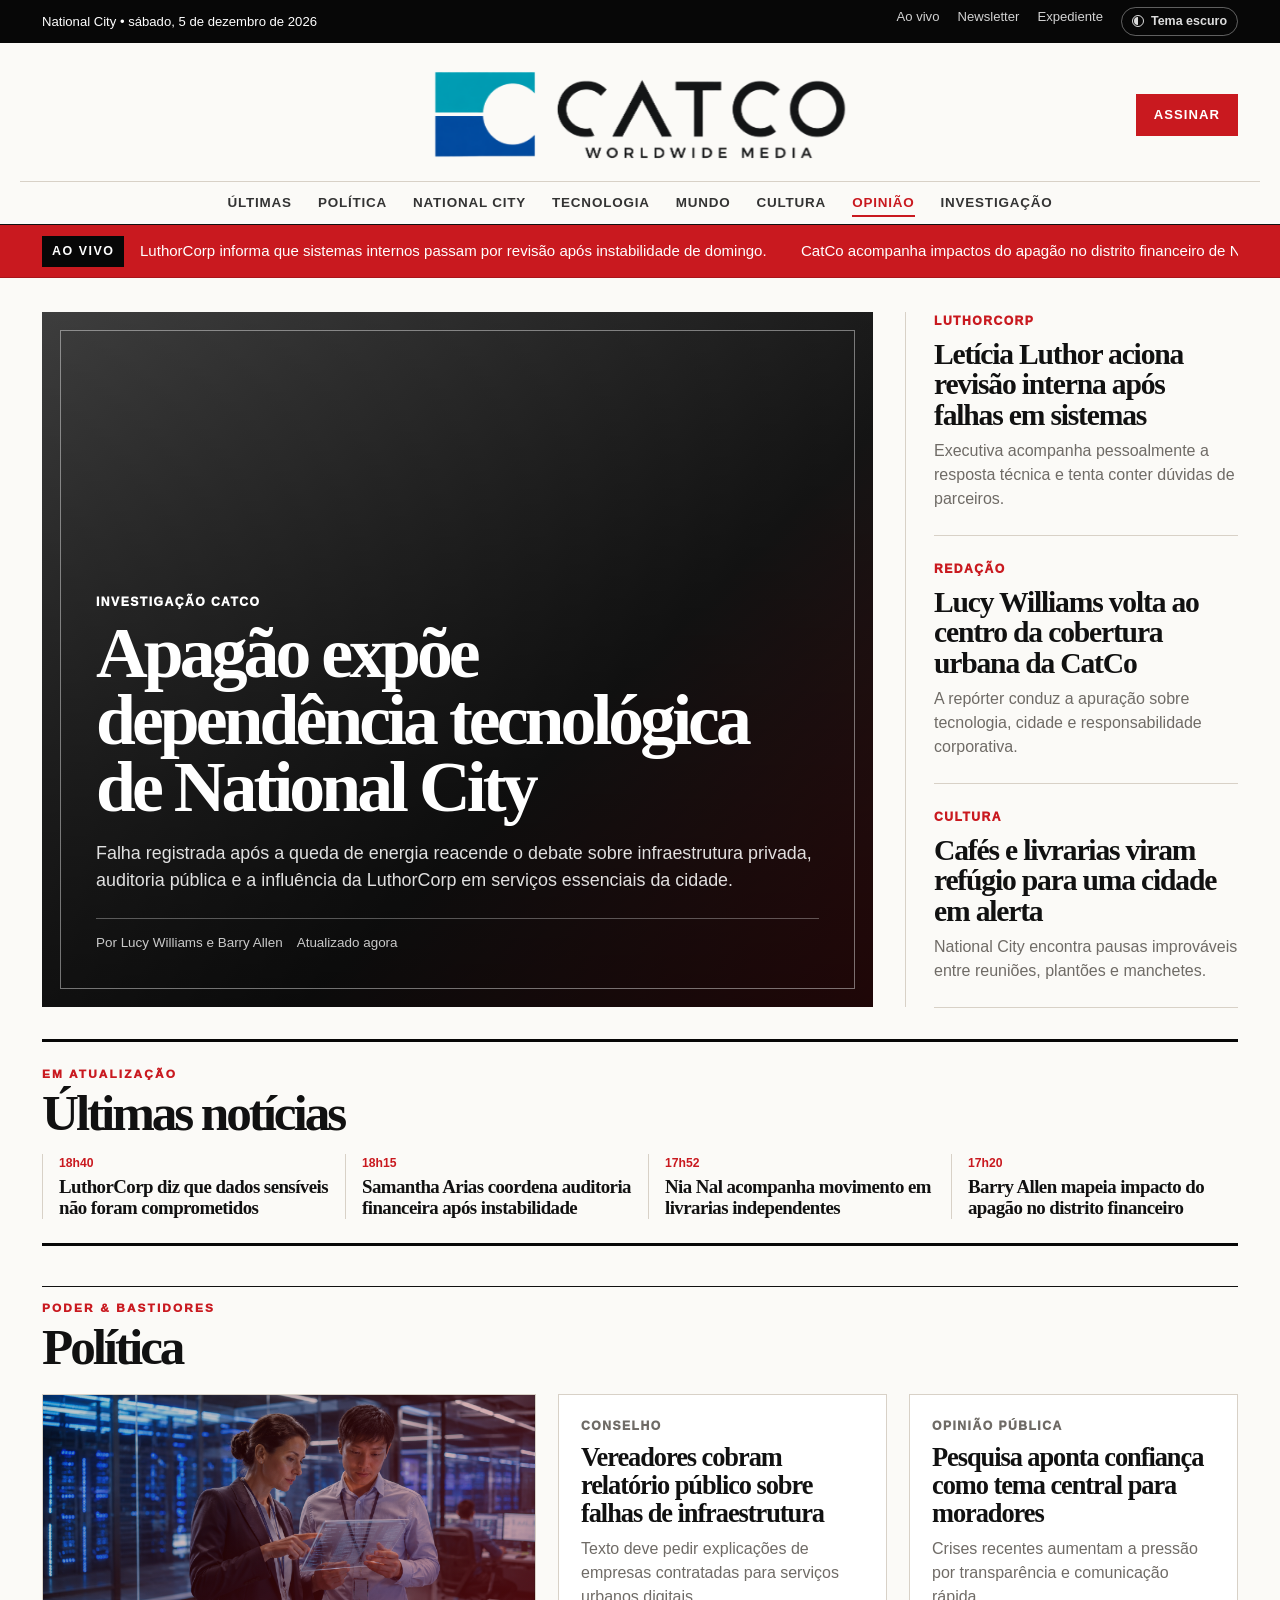
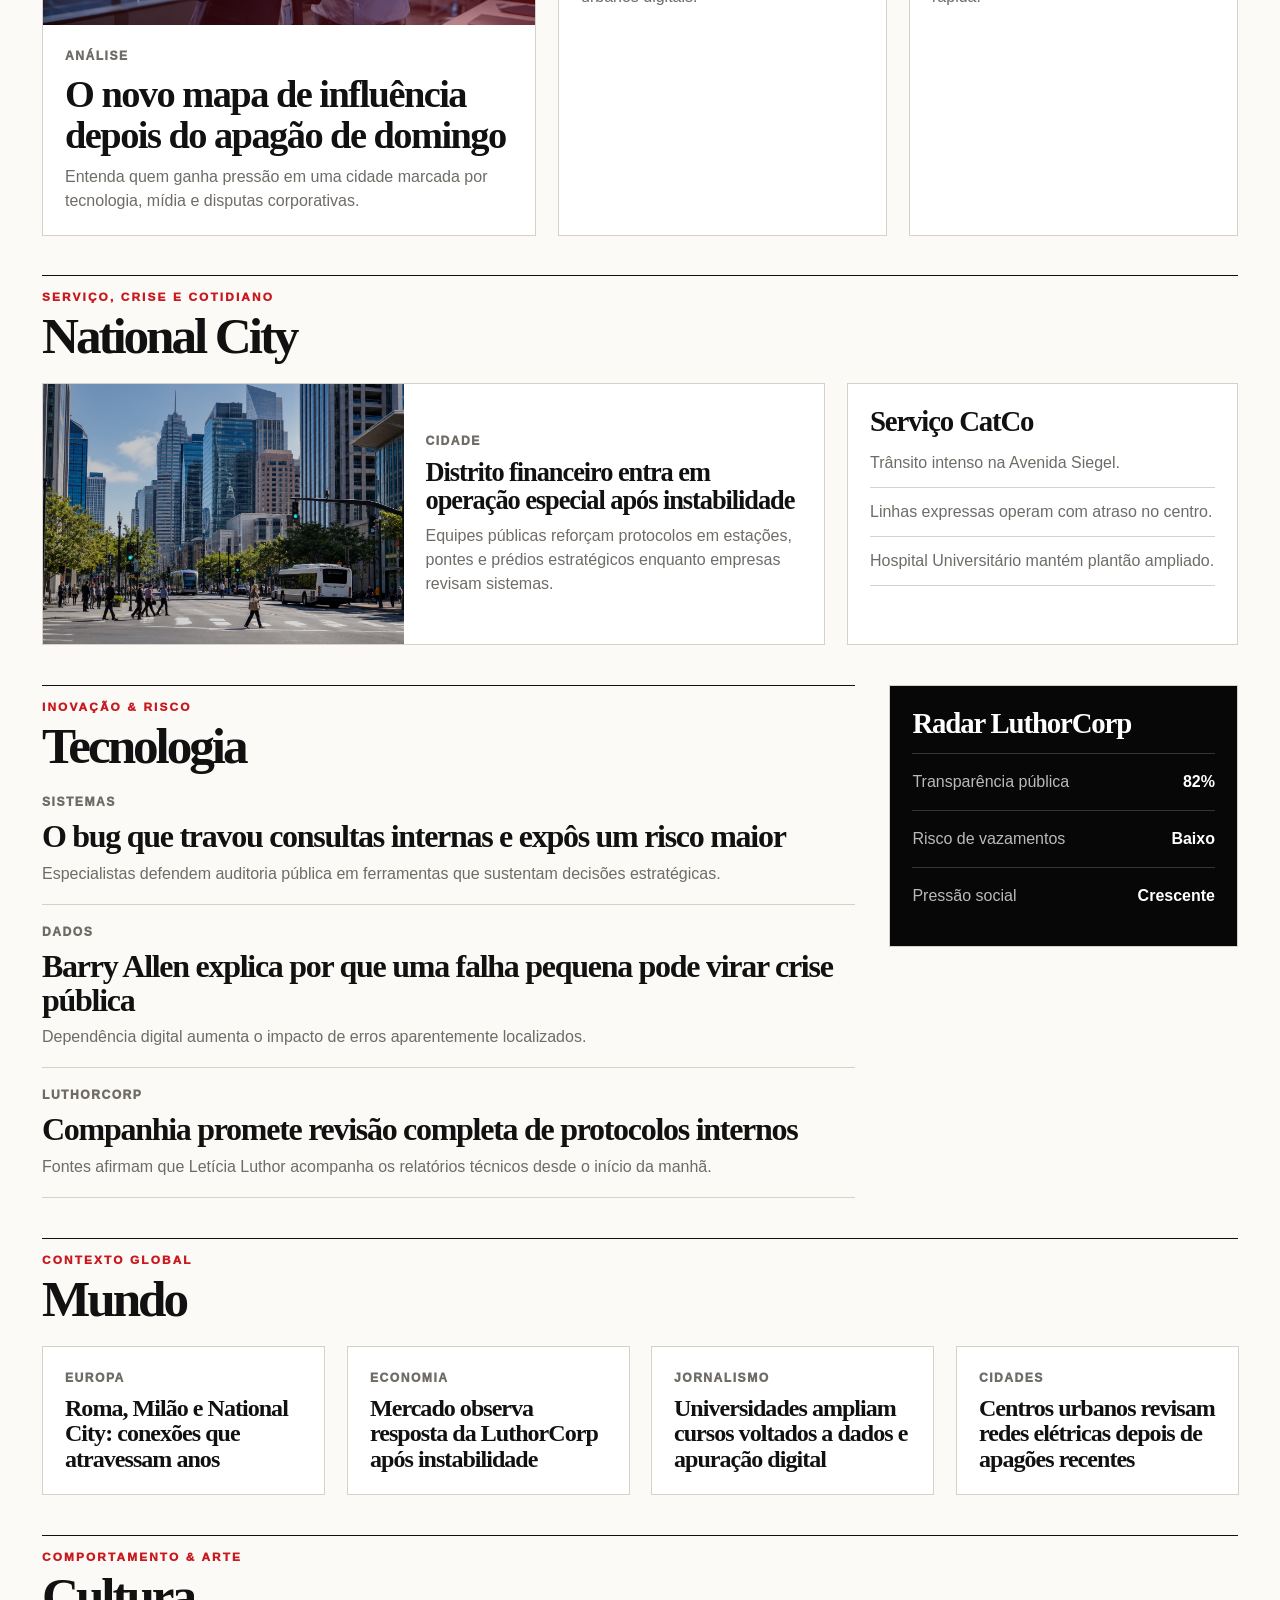
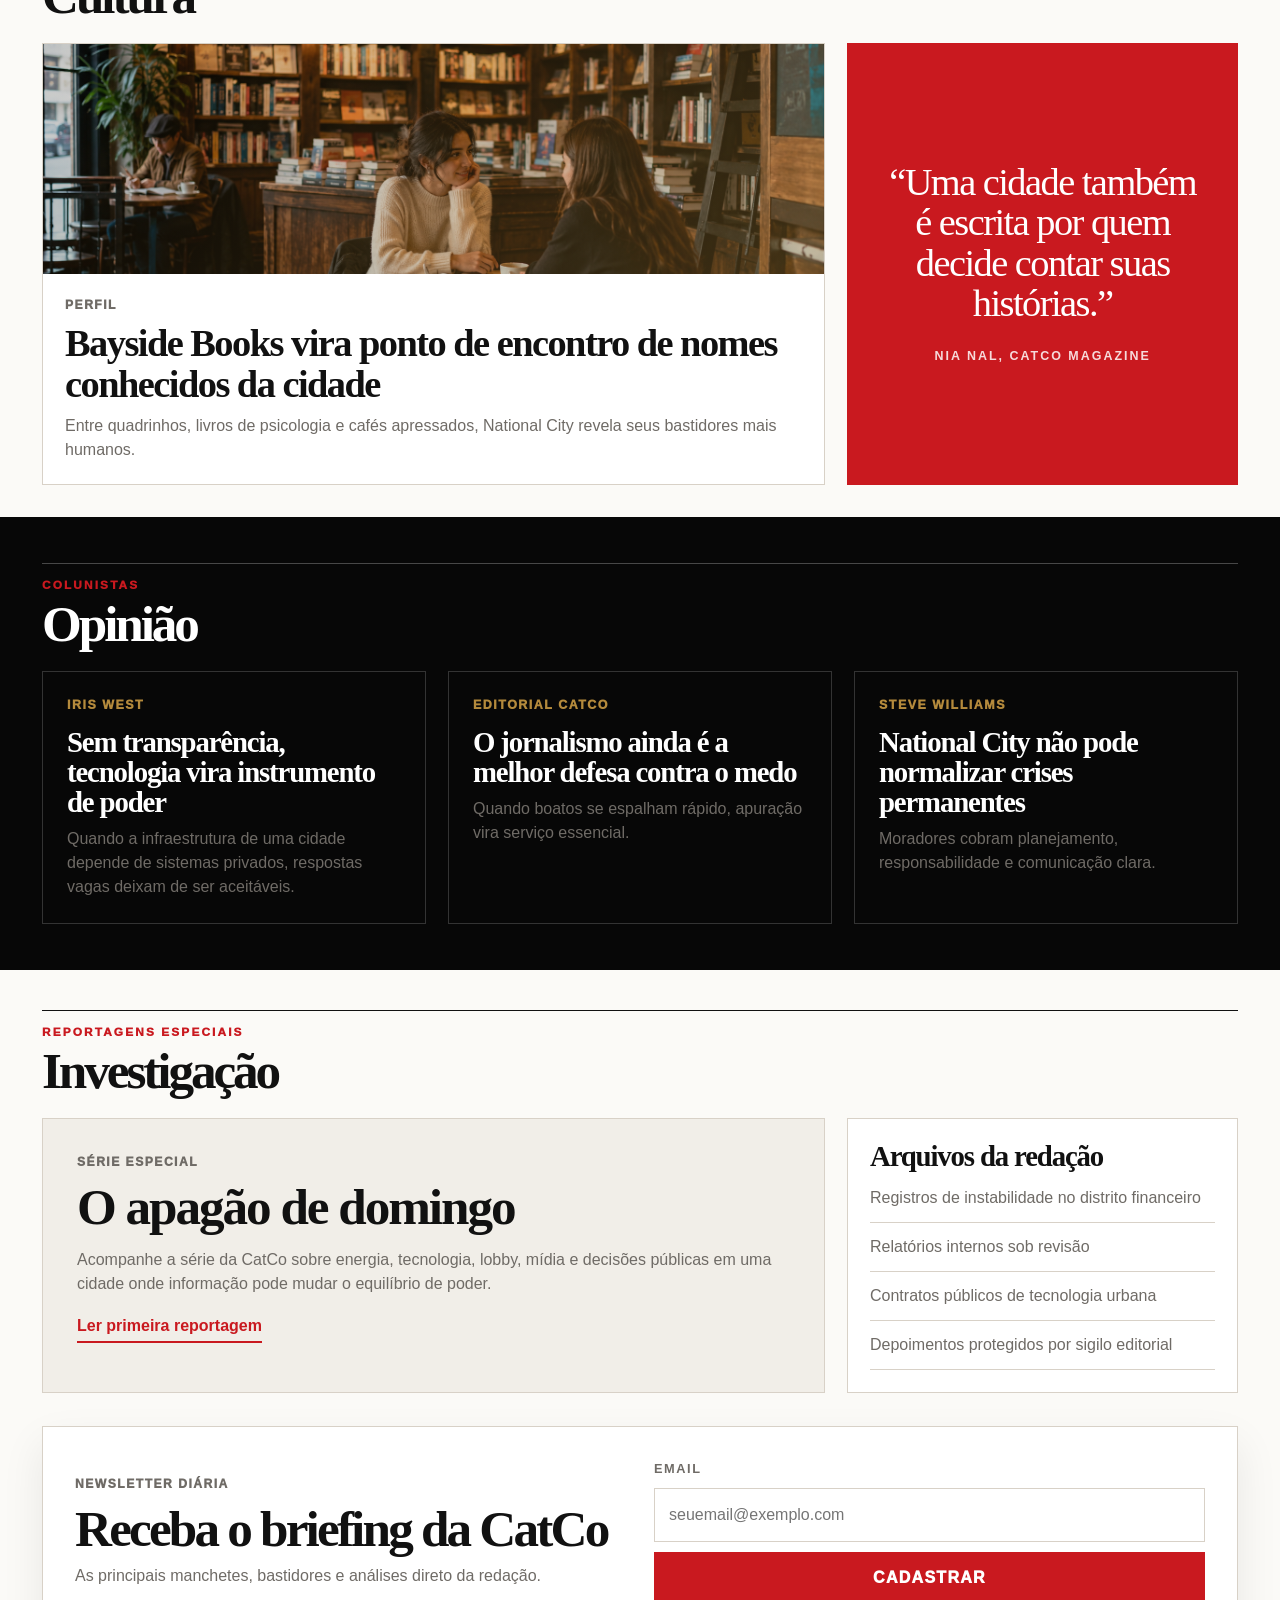
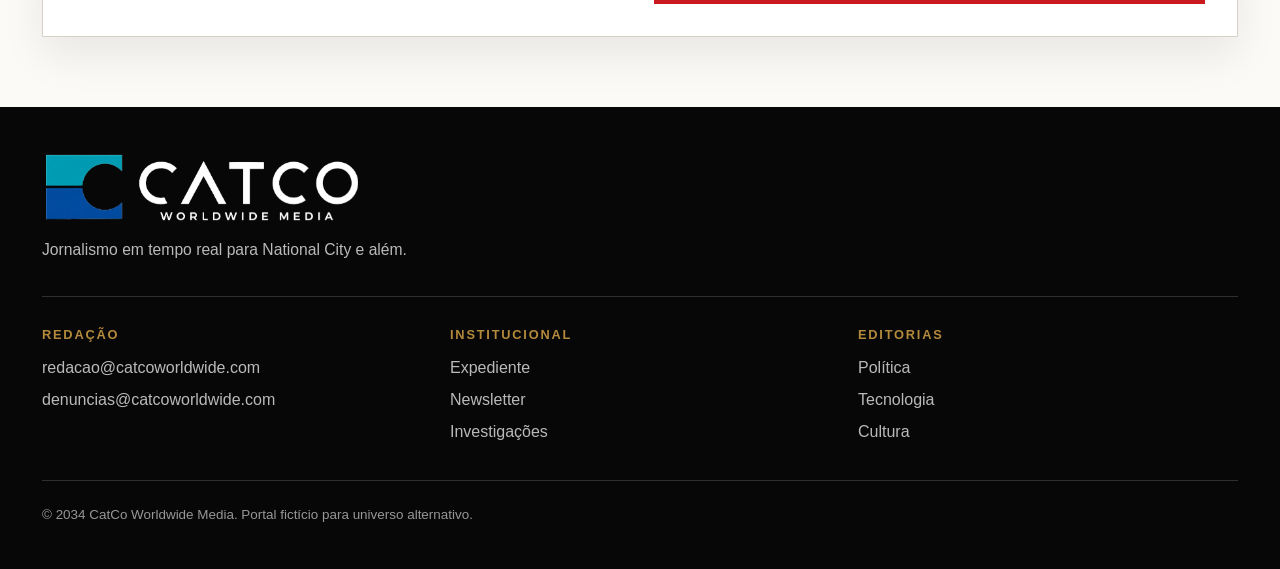
<file: index.html>
<!DOCTYPE html>
<html lang="pt-BR">
<head>
  <meta charset="UTF-8" />
  <meta name="viewport" content="width=device-width, initial-scale=1.0" />
  <meta name="description" content="CatCo News — o maior portal jornalístico de National City." />
  <title>CatCo News</title>
  <link rel="icon" type="image/png" href="imgs/catcoiconpng.png">
  <script>
    (() => {
      try {
        const savedTheme = localStorage.getItem('catco-theme');
        const prefersDark = window.matchMedia('(prefers-color-scheme: dark)').matches;
        if (savedTheme === 'dark' || (!savedTheme && prefersDark)) {
          document.documentElement.setAttribute('data-theme', 'dark');
        }
      } catch (error) {}
    })();
  </script>
  <link rel="stylesheet" href="style.css" />
</head>
<body>
  <a class="skip-link" href="#conteudo">Pular para o conteúdo</a>

  <header class="site-header">
    <section class="utility-bar" aria-label="Informações do portal">
      <div class="utility-inner">
        <p id="today">National City</p>
        <div class="utility-links" aria-label="Links rápidos">
          <a href="#ao-vivo">Ao vivo</a>
          <a href="#newsletter">Newsletter</a>
          <a href="#expediente">Expediente</a>
          <button class="theme-toggle" id="themeToggle" type="button" aria-pressed="false">
            <span class="theme-toggle-icon" aria-hidden="true"></span>
            <span class="theme-toggle-label">Tema escuro</span>
          </button>
        </div>
      </div>
    </section>

    <section class="masthead" aria-label="Cabeçalho principal">
      <button class="menu-button" id="menuButton" type="button" aria-expanded="false" aria-controls="mainNav">
        <span></span>
        <span></span>
        <span></span>
        Menu
      </button>

      <a class="brand" href="#top" aria-label="CatCo News página inicial">
        <img class="brand-wordmark" src="imgs/catco.png" data-light-src="imgs/catco.png" data-dark-src="imgs/catco-footer.png" alt="CatCo Worldwide Media" />
      </a>

      <a class="subscribe-button" href="#newsletter">Assinar</a>
    </section>

    <nav class="main-nav" id="mainNav" aria-label="Editorias">
      <a href="#ultimas">Últimas</a>
      <a href="#politica">Política</a>
      <a href="#cidade">National City</a>
      <a href="#tecnologia">Tecnologia</a>
      <a href="#mundo">Mundo</a>
      <a href="#cultura">Cultura</a>
      <a href="#opiniao">Opinião</a>
      <a href="#investigacao">Investigação</a>
    </nav>
  </header>

  <div class="breaking-bar" id="ao-vivo" role="region" aria-label="Notícias urgentes">
    <strong>Ao vivo</strong>
    <div class="ticker" aria-live="polite">
      <span>LuthorCorp informa que sistemas internos passam por revisão após instabilidade de domingo.</span>
      <span>CatCo acompanha impactos do apagão no distrito financeiro de National City.</span>
      <span>Iris West publica coluna sobre transparência, tecnologia e responsabilidade pública.</span>
    </div>
  </div>

  <main id="conteudo" class="page-grid">
    <section class="lead-story" aria-labelledby="lead-title">
      <p class="kicker">Investigação CatCo</p>
      <h1 id="lead-title"><a href="materias/apagao-national-city.html">Apagão expõe dependência tecnológica de National City</a></h1>
      <p class="summary">
        Falha registrada após a queda de energia reacende o debate sobre infraestrutura privada, auditoria pública e a influência da LuthorCorp em serviços essenciais da cidade.
      </p>
      <div class="story-meta">
        <span>Por Lucy Williams e Barry Allen</span>
        <span>Atualizado agora</span>
      </div>
    </section>

    <aside class="top-stories" aria-label="Principais notícias">
      <article>
        <p class="kicker">LuthorCorp</p>
        <h2><a href="materias/perfil-leticia-luthor.html">Letícia Luthor aciona revisão interna após falhas em sistemas</a></h2>
        <p>Executiva acompanha pessoalmente a resposta técnica e tenta conter dúvidas de parceiros.</p>
      </article>

      <article>
        <p class="kicker">Redação</p>
        <h2><a href="materias/lucy-williams-redacao.html">Lucy Williams volta ao centro da cobertura urbana da CatCo</a></h2>
        <p>A repórter conduz a apuração sobre tecnologia, cidade e responsabilidade corporativa.</p>
      </article>

      <article>
        <p class="kicker">Cultura</p>
        <h2><a href="materias/livrarias-cafes-national-city.html">Cafés e livrarias viram refúgio para uma cidade em alerta</a></h2>
        <p>National City encontra pausas improváveis entre reuniões, plantões e manchetes.</p>
      </article>
    </aside>

    <section class="latest-panel" id="ultimas" aria-labelledby="latest-title">
      <div class="section-heading compact">
        <p>Em atualização</p>
        <h2 id="latest-title">Últimas notícias</h2>
      </div>

      <div class="latest-list">
        <article>
          <time datetime="2026-07-03T18:40">18h40</time>
          <h3>LuthorCorp diz que dados sensíveis não foram comprometidos</h3>
        </article>
        <article>
          <time datetime="2026-07-03T18:15">18h15</time>
          <h3>Samantha Arias coordena auditoria financeira após instabilidade</h3>
        </article>
        <article>
          <time datetime="2026-07-03T17:52">17h52</time>
          <h3>Nia Nal acompanha movimento em livrarias independentes</h3>
        </article>
        <article>
          <time datetime="2026-07-03T17:20">17h20</time>
          <h3>Barry Allen mapeia impacto do apagão no distrito financeiro</h3>
        </article>
      </div>
    </section>

    <section class="section-block" id="politica" aria-labelledby="politics-title">
      <div class="section-heading">
        <p>Poder & bastidores</p>
        <h2 id="politics-title">Política</h2>
      </div>

      <div class="article-grid three-columns">
        <article class="news-card large-card">
          <div class="image-placeholder politics"></div>
          <p class="kicker">Análise</p>
          <h3><a href="materias/opiniao-transparencia.html">O novo mapa de influência depois do apagão de domingo</a></h3>
          <p>Entenda quem ganha pressão em uma cidade marcada por tecnologia, mídia e disputas corporativas.</p>
        </article>

        <article class="news-card">
          <p class="kicker">Conselho</p>
          <h3>Vereadores cobram relatório público sobre falhas de infraestrutura</h3>
          <p>Texto deve pedir explicações de empresas contratadas para serviços urbanos digitais.</p>
        </article>

        <article class="news-card">
          <p class="kicker">Opinião pública</p>
          <h3>Pesquisa aponta confiança como tema central para moradores</h3>
          <p>Crises recentes aumentam a pressão por transparência e comunicação rápida.</p>
        </article>
      </div>
    </section>

    <section class="section-block" id="cidade" aria-labelledby="city-title">
      <div class="section-heading">
        <p>Serviço, crise e cotidiano</p>
        <h2 id="city-title">National City</h2>
      </div>

      <div class="city-layout">
        <article class="news-card feature-horizontal">
          <div class="image-placeholder city"></div>
          <div>
            <p class="kicker">Cidade</p>
            <h3>Distrito financeiro entra em operação especial após instabilidade</h3>
            <p>Equipes públicas reforçam protocolos em estações, pontes e prédios estratégicos enquanto empresas revisam sistemas.</p>
          </div>
        </article>

        <div class="service-box">
          <h3>Serviço CatCo</h3>
          <ul>
            <li>Trânsito intenso na Avenida Siegel.</li>
            <li>Linhas expressas operam com atraso no centro.</li>
            <li>Hospital Universitário mantém plantão ampliado.</li>
          </ul>
        </div>
      </div>
    </section>

    <section class="section-block split-section" id="tecnologia" aria-labelledby="tech-title">
      <div>
        <div class="section-heading">
          <p>Inovação & risco</p>
          <h2 id="tech-title">Tecnologia</h2>
        </div>

        <div class="stacked-stories">
          <article>
            <p class="kicker">Sistemas</p>
            <h3>O bug que travou consultas internas e expôs um risco maior</h3>
            <p>Especialistas defendem auditoria pública em ferramentas que sustentam decisões estratégicas.</p>
          </article>
          <article>
            <p class="kicker">Dados</p>
            <h3>Barry Allen explica por que uma falha pequena pode virar crise pública</h3>
            <p>Dependência digital aumenta o impacto de erros aparentemente localizados.</p>
          </article>
          <article>
            <p class="kicker">LuthorCorp</p>
            <h3>Companhia promete revisão completa de protocolos internos</h3>
            <p>Fontes afirmam que Letícia Luthor acompanha os relatórios técnicos desde o início da manhã.</p> 
          </article>
        </div>
      </div>

      <aside class="data-card" aria-label="Indicadores da redação">
        <h3>Radar LuthorCorp</h3>
        <div class="meter">
          <span>Transparência pública</span>
          <strong>82%</strong>
        </div>
        <div class="meter">
          <span>Risco de vazamentos</span>
          <strong>Baixo</strong>
        </div>
        <div class="meter">
          <span>Pressão social</span>
          <strong>Crescente</strong>
        </div>
      </aside>
    </section>

    <section class="section-block" id="mundo" aria-labelledby="world-title">
      <div class="section-heading">
        <p>Contexto global</p>
        <h2 id="world-title">Mundo</h2>
      </div>

      <div class="article-grid four-columns">
        <article class="mini-card">
          <p class="kicker">Europa</p>
          <h3>Roma, Milão e National City: conexões que atravessam anos</h3>
        </article>
        <article class="mini-card">
          <p class="kicker">Economia</p>
          <h3>Mercado observa resposta da LuthorCorp após instabilidade</h3>
        </article>
        <article class="mini-card">
          <p class="kicker">Jornalismo</p>
          <h3>Universidades ampliam cursos voltados a dados e apuração digital</h3>
        </article>
        <article class="mini-card">
          <p class="kicker">Cidades</p>
          <h3>Centros urbanos revisam redes elétricas depois de apagões recentes</h3>
        </article>
      </div>
    </section>

    <section class="section-block" id="cultura" aria-labelledby="culture-title">
      <div class="section-heading">
        <p>Comportamento & arte</p>
        <h2 id="culture-title">Cultura</h2>
      </div>

      <div class="culture-grid">
        <article class="news-card large-card">
          <div class="image-placeholder culture"></div>
          <p class="kicker">Perfil</p>
          <h3>Bayside Books vira ponto de encontro de nomes conhecidos da cidade</h3>
          <p>Entre quadrinhos, livros de psicologia e cafés apressados, National City revela seus bastidores mais humanos.</p>
        </article>
        <article class="quote-card">
          <p>“Uma cidade também é escrita por quem decide contar suas histórias.”</p>
          <span>Nia Nal, CatCo Magazine</span>
        </article>
      </div>
    </section>

    <section class="section-block opinion-section" id="opiniao" aria-labelledby="opinion-title">
      <div class="section-heading light-heading">
        <p>Colunistas</p>
        <h2 id="opinion-title">Opinião</h2>
      </div>

      <div class="opinion-grid">
        <article>
          <p class="author">Iris West</p>
          <h3>Sem transparência, tecnologia vira instrumento de poder</h3>
          <p>Quando a infraestrutura de uma cidade depende de sistemas privados, respostas vagas deixam de ser aceitáveis.</p>
        </article>
        <article>
          <p class="author">Editorial CatCo</p>
          <h3>O jornalismo ainda é a melhor defesa contra o medo</h3>
          <p>Quando boatos se espalham rápido, apuração vira serviço essencial.</p>
        </article>
        <article>
          <p class="author">Steve Williams</p>
          <h3>National City não pode normalizar crises permanentes</h3>
          <p>Moradores cobram planejamento, responsabilidade e comunicação clara.</p>
        </article>
      </div>
    </section>

    <section class="section-block investigation" id="investigacao" aria-labelledby="investigation-title">
      <div class="section-heading">
        <p>Reportagens especiais</p>
        <h2 id="investigation-title">Investigação</h2>
      </div>

      <div class="investigation-layout">
        <article class="investigation-main">
          <p class="kicker">Série especial</p>
          <h3>O apagão de domingo</h3>
          <p>
            Acompanhe a série da CatCo sobre energia, tecnologia, lobby, mídia e decisões públicas em uma cidade onde informação pode mudar o equilíbrio de poder.
          </p>
          <a href="materias/apagao-national-city.html">Ler primeira reportagem</a>
        </article>

        <aside class="document-box">
          <h3>Arquivos da redação</h3>
          <ul>
            <li>Registros de instabilidade no distrito financeiro</li>
            <li>Relatórios internos sob revisão</li>
            <li>Contratos públicos de tecnologia urbana</li>
            <li>Depoimentos protegidos por sigilo editorial</li>
          </ul>
        </aside>
      </div>
    </section>

    <section class="newsletter" id="newsletter" aria-labelledby="newsletter-title">
      <div>
        <p class="kicker">Newsletter diária</p>
        <h2 id="newsletter-title">Receba o briefing da CatCo</h2>
        <p>As principais manchetes, bastidores e análises direto da redação.</p>
      </div>
      <form class="newsletter-form">
        <label for="email">Email</label>
        <input id="email" type="email" placeholder="seuemail@exemplo.com" />
        <button type="submit">Cadastrar</button>
      </form>
    </section>
  </main>

  <footer class="site-footer" id="expediente">
    <div class="footer-brand">
      <img class="footer-logo" src="imgs/catco-footer.png" alt="CatCo Worldwide Media" />
      <p class="footer-tagline">Jornalismo em tempo real para National City e além.</p>
    </div>

    <div class="footer-columns">
      <div>
        <h3>Redação</h3>
        <a href="mailto:redacao@catcoworldwide.com">redacao@catcoworldwide.com</a>
        <a href="mailto:denuncias@catcoworldwide.com">denuncias@catcoworldwide.com</a>
      </div>
      <div>
        <h3>Institucional</h3>
        <a href="#expediente">Expediente</a>
        <a href="#newsletter">Newsletter</a>
        <a href="#investigacao">Investigações</a>
      </div>
      <div>
        <h3>Editorias</h3>
        <a href="#politica">Política</a>
        <a href="#tecnologia">Tecnologia</a>
        <a href="#cultura">Cultura</a>
      </div>
    </div>

    <p class="copyright">© 2034 CatCo Worldwide Media. Portal fictício para universo alternativo.</p>
  </footer>

  <script src="script.js" defer></script>
</body>
</html>
</file>
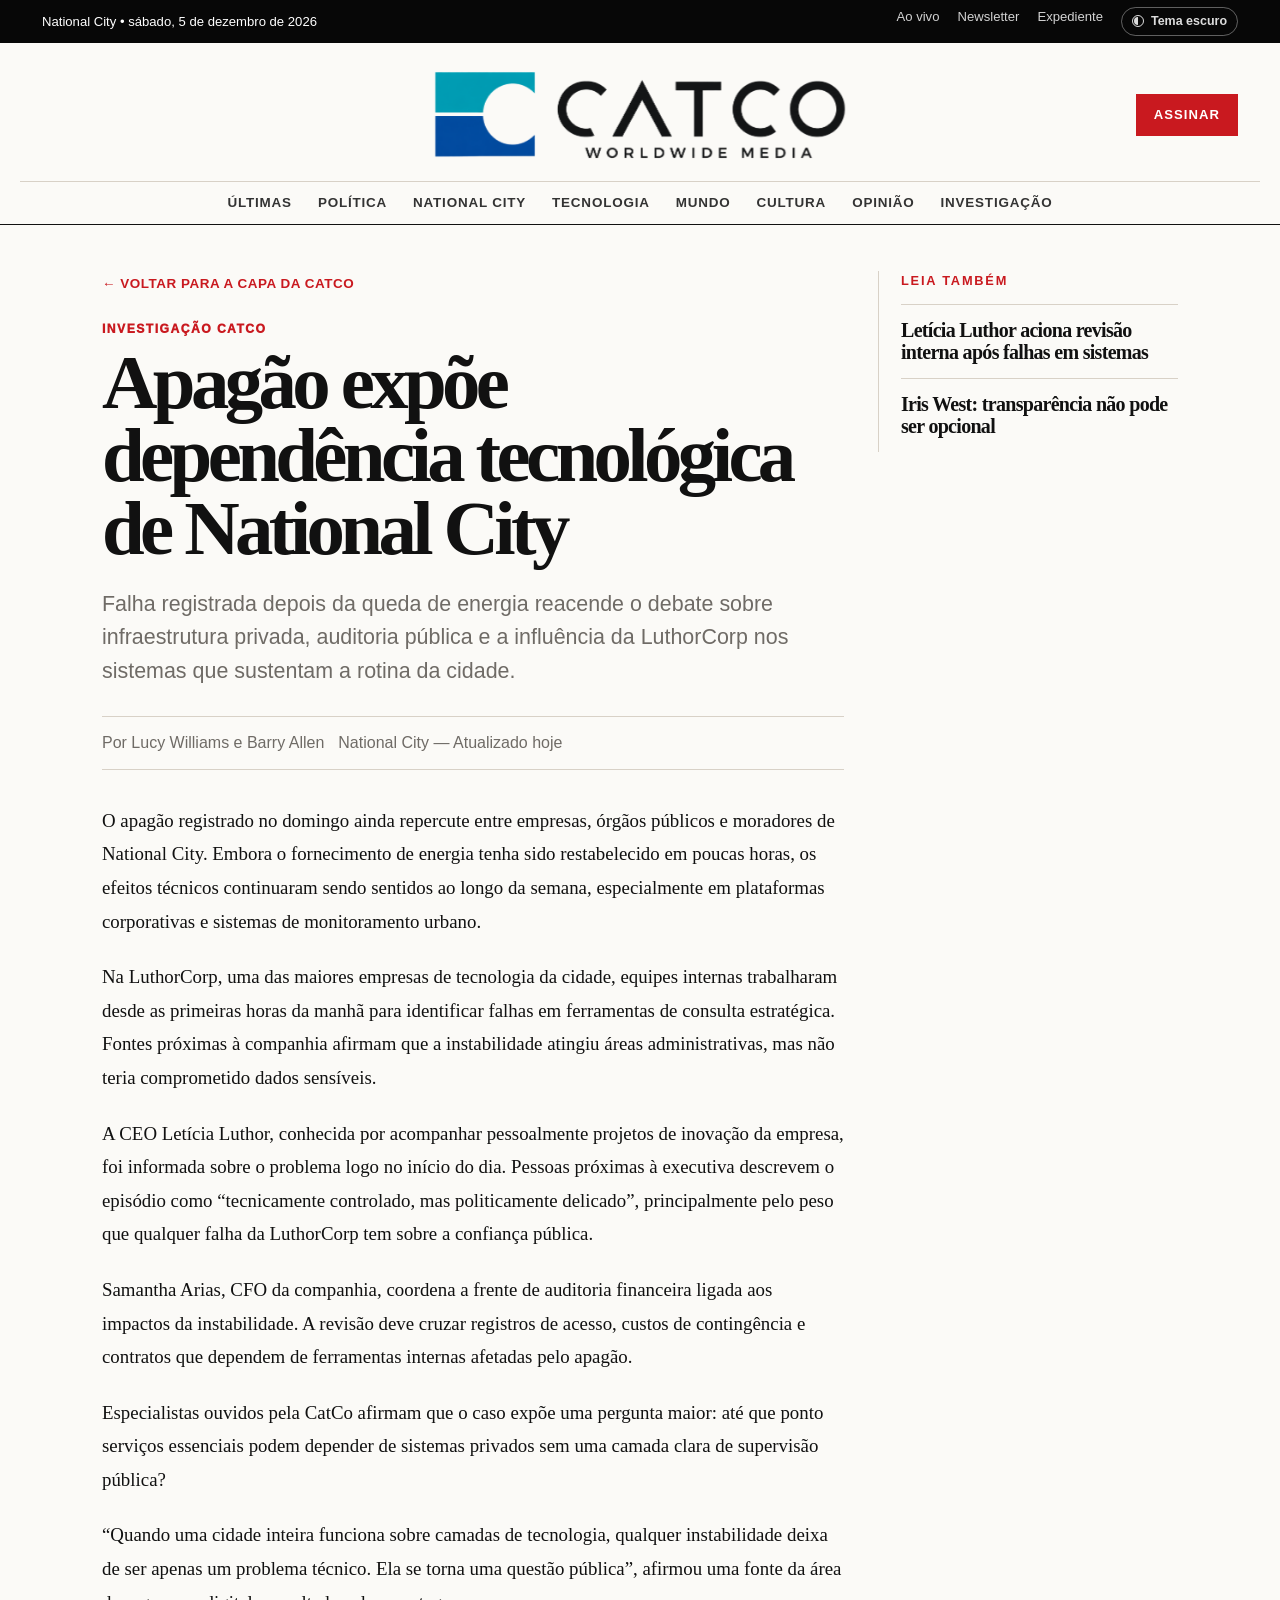
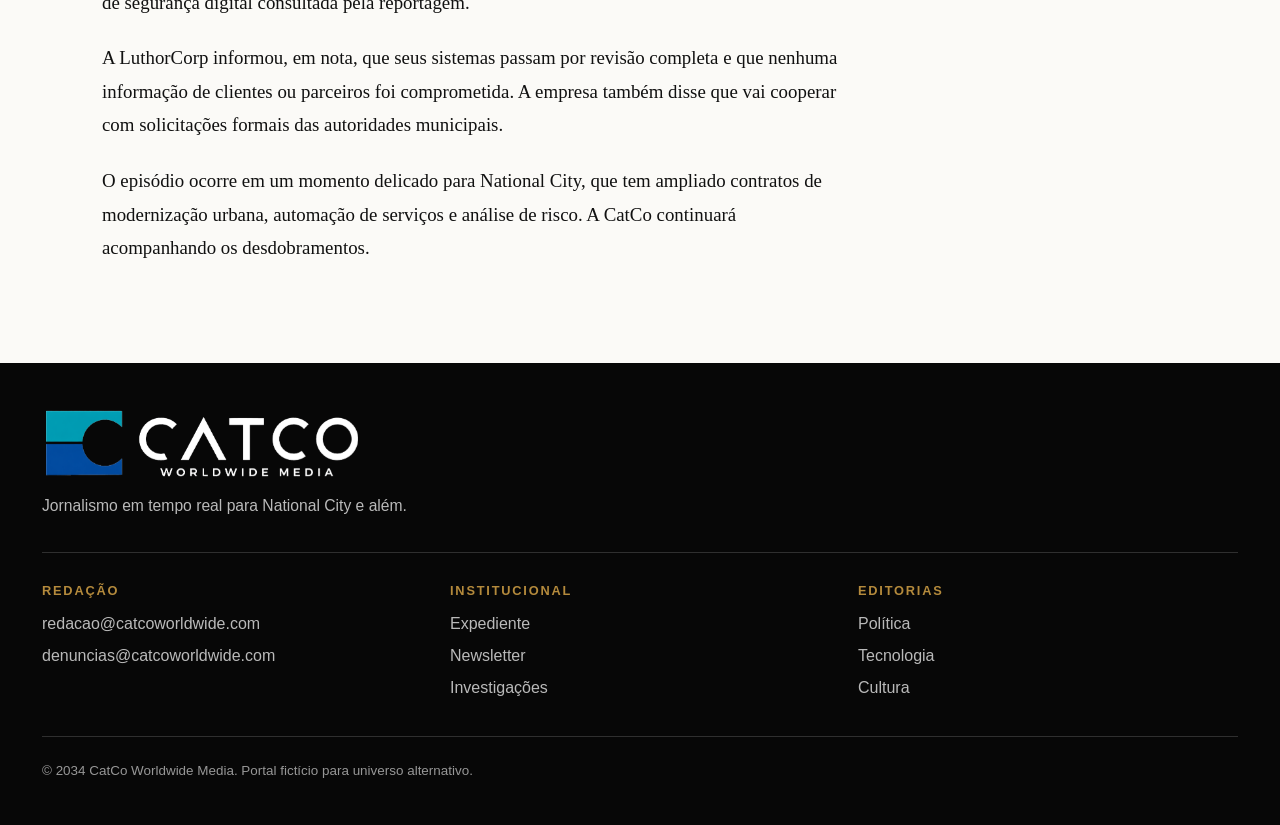
<file: materias/apagao-national-city.html>
<!DOCTYPE html>
<html lang="pt-BR">
<head>
  <meta charset="UTF-8" />
  <meta name="viewport" content="width=device-width, initial-scale=1.0" />
  <meta name="description" content="Reportagem CatCo Worldwide Media — National City." />
  <title>Apagão expõe dependência tecnológica de National City | CatCo News</title>
  <link rel="icon" type="image/png" href="../imgs/catcoiconpng.png">
  <script>
    (() => {
      try {
        const savedTheme = localStorage.getItem('catco-theme');
        const prefersDark = window.matchMedia('(prefers-color-scheme: dark)').matches;
        if (savedTheme === 'dark' || (!savedTheme && prefersDark)) {
          document.documentElement.setAttribute('data-theme', 'dark');
        }
      } catch (error) {}
    })();
  </script>
  <link rel="stylesheet" href="../style.css" />
</head>
<body>
  <a class="skip-link" href="#conteudo">Pular para o conteúdo</a>

  <header class="site-header">
    <section class="utility-bar" aria-label="Informações do portal">
      <div class="utility-inner">
        <p id="today">National City</p>
        <div class="utility-links" aria-label="Links rápidos">
          <a href="../index.html#ao-vivo">Ao vivo</a>
          <a href="../index.html#newsletter">Newsletter</a>
          <a href="../index.html#expediente">Expediente</a>
          <button class="theme-toggle" id="themeToggle" type="button" aria-pressed="false">
            <span class="theme-toggle-icon" aria-hidden="true"></span>
            <span class="theme-toggle-label">Tema escuro</span>
          </button>
        </div>
      </div>
    </section>

    <section class="masthead" aria-label="Cabeçalho principal">
      <button class="menu-button" id="menuButton" type="button" aria-expanded="false" aria-controls="mainNav">
        <span></span>
        <span></span>
        <span></span>
        Menu
      </button>

      <a class="brand" href="../index.html" aria-label="CatCo News página inicial">
        <img class="brand-wordmark" src="../imgs/catco.png" data-light-src="../imgs/catco.png" data-dark-src="../imgs/catco-footer.png" alt="CatCo Worldwide Media" />
      </a>

      <a class="subscribe-button" href="../index.html#newsletter">Assinar</a>
    </section>

    <nav class="main-nav" id="mainNav" aria-label="Editorias">
      <a href="../index.html#ultimas">Últimas</a>
      <a href="../index.html#politica">Política</a>
      <a href="../index.html#cidade">National City</a>
      <a href="../index.html#tecnologia">Tecnologia</a>
      <a href="../index.html#mundo">Mundo</a>
      <a href="../index.html#cultura">Cultura</a>
      <a href="../index.html#opiniao">Opinião</a>
      <a href="../index.html#investigacao">Investigação</a>
    </nav>
  </header>


  <main id="conteudo" class="article-page">
    <article class="article-main">
      <a class="back-link" href="../index.html#investigacao">← Voltar para a capa da CatCo</a>
      <p class="kicker">Investigação CatCo</p>
      <h1>Apagão expõe dependência tecnológica de National City</h1>
      <p class="article-subhead">Falha registrada depois da queda de energia reacende o debate sobre infraestrutura privada, auditoria pública e a influência da LuthorCorp nos sistemas que sustentam a rotina da cidade.</p>
      <div class="article-meta">
        <span>Por Lucy Williams e Barry Allen</span>
        <span>National City — Atualizado hoje</span>
      </div>
      <div class="article-body">
        <p>O apagão registrado no domingo ainda repercute entre empresas, órgãos públicos e moradores de National City. Embora o fornecimento de energia tenha sido restabelecido em poucas horas, os efeitos técnicos continuaram sendo sentidos ao longo da semana, especialmente em plataformas corporativas e sistemas de monitoramento urbano.</p>
        <p>Na LuthorCorp, uma das maiores empresas de tecnologia da cidade, equipes internas trabalharam desde as primeiras horas da manhã para identificar falhas em ferramentas de consulta estratégica. Fontes próximas à companhia afirmam que a instabilidade atingiu áreas administrativas, mas não teria comprometido dados sensíveis.</p>
        <p>A CEO Letícia Luthor, conhecida por acompanhar pessoalmente projetos de inovação da empresa, foi informada sobre o problema logo no início do dia. Pessoas próximas à executiva descrevem o episódio como “tecnicamente controlado, mas politicamente delicado”, principalmente pelo peso que qualquer falha da LuthorCorp tem sobre a confiança pública.</p>
        <p>Samantha Arias, CFO da companhia, coordena a frente de auditoria financeira ligada aos impactos da instabilidade. A revisão deve cruzar registros de acesso, custos de contingência e contratos que dependem de ferramentas internas afetadas pelo apagão.</p>
        <p>Especialistas ouvidos pela CatCo afirmam que o caso expõe uma pergunta maior: até que ponto serviços essenciais podem depender de sistemas privados sem uma camada clara de supervisão pública?</p>
        <p>“Quando uma cidade inteira funciona sobre camadas de tecnologia, qualquer instabilidade deixa de ser apenas um problema técnico. Ela se torna uma questão pública”, afirmou uma fonte da área de segurança digital consultada pela reportagem.</p>
        <p>A LuthorCorp informou, em nota, que seus sistemas passam por revisão completa e que nenhuma informação de clientes ou parceiros foi comprometida. A empresa também disse que vai cooperar com solicitações formais das autoridades municipais.</p>
        <p>O episódio ocorre em um momento delicado para National City, que tem ampliado contratos de modernização urbana, automação de serviços e análise de risco. A CatCo continuará acompanhando os desdobramentos.</p>
      </div>
    </article>

      <aside class="article-aside">
        <h2>Leia também</h2>
        <a href="perfil-leticia-luthor.html">Letícia Luthor aciona revisão interna após falhas em sistemas</a>
<a href="opiniao-transparencia.html">Iris West: transparência não pode ser opcional</a>
      </aside>
  </main>

  <footer class="site-footer" id="expediente">
    <div class="footer-brand">
      <img class="footer-logo" src="../imgs/catco-footer.png" alt="CatCo Worldwide Media" />
      <p class="footer-tagline">Jornalismo em tempo real para National City e além.</p>
    </div>

    <div class="footer-columns">
      <div>
        <h3>Redação</h3>
        <a href="mailto:redacao@catcoworldwide.com">redacao@catcoworldwide.com</a>
        <a href="mailto:denuncias@catcoworldwide.com">denuncias@catcoworldwide.com</a>
      </div>
      <div>
        <h3>Institucional</h3>
        <a href="../index.html#expediente">Expediente</a>
        <a href="../index.html#newsletter">Newsletter</a>
        <a href="../index.html#investigacao">Investigações</a>
      </div>
      <div>
        <h3>Editorias</h3>
        <a href="../index.html#politica">Política</a>
        <a href="../index.html#tecnologia">Tecnologia</a>
        <a href="../index.html#cultura">Cultura</a>
      </div>
    </div>

    <p class="copyright">© 2034 CatCo Worldwide Media. Portal fictício para universo alternativo.</p>
  </footer>

  <script src="../script.js" defer></script>
</body>
</html>
</file>
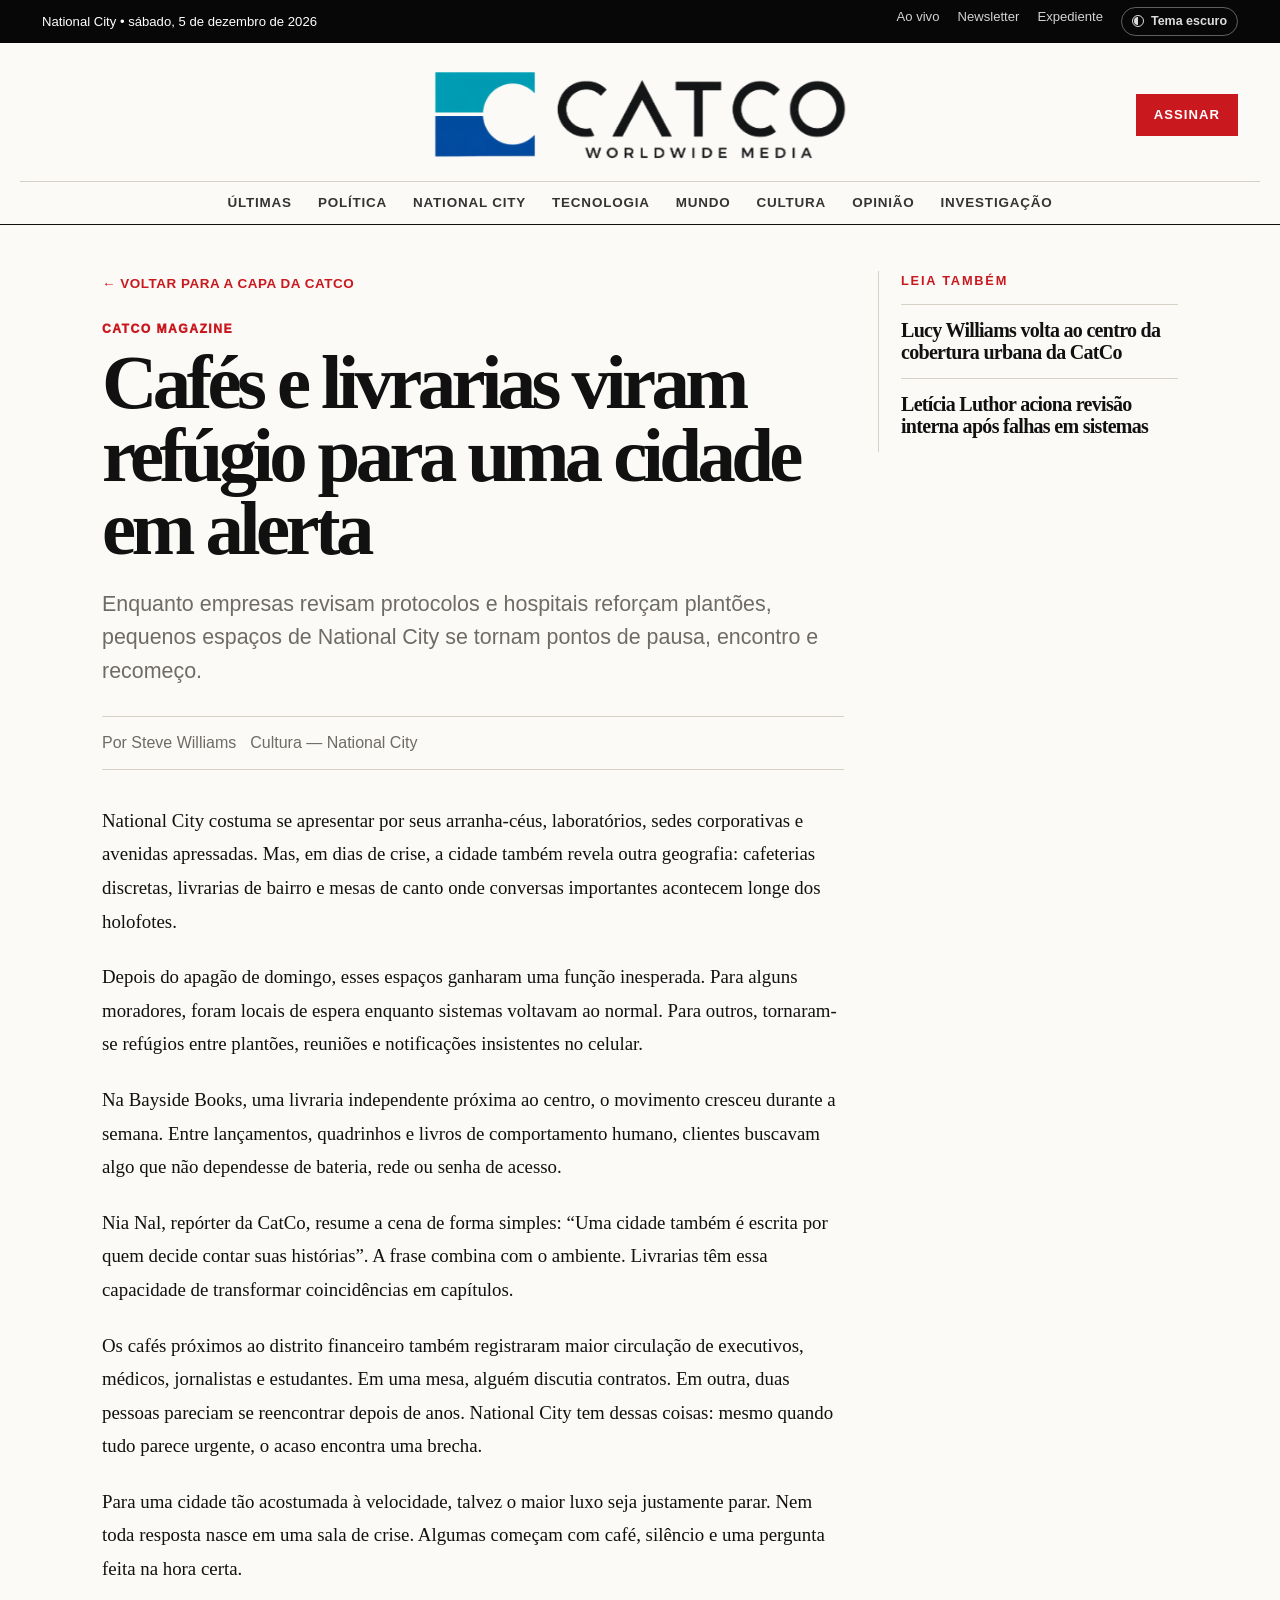
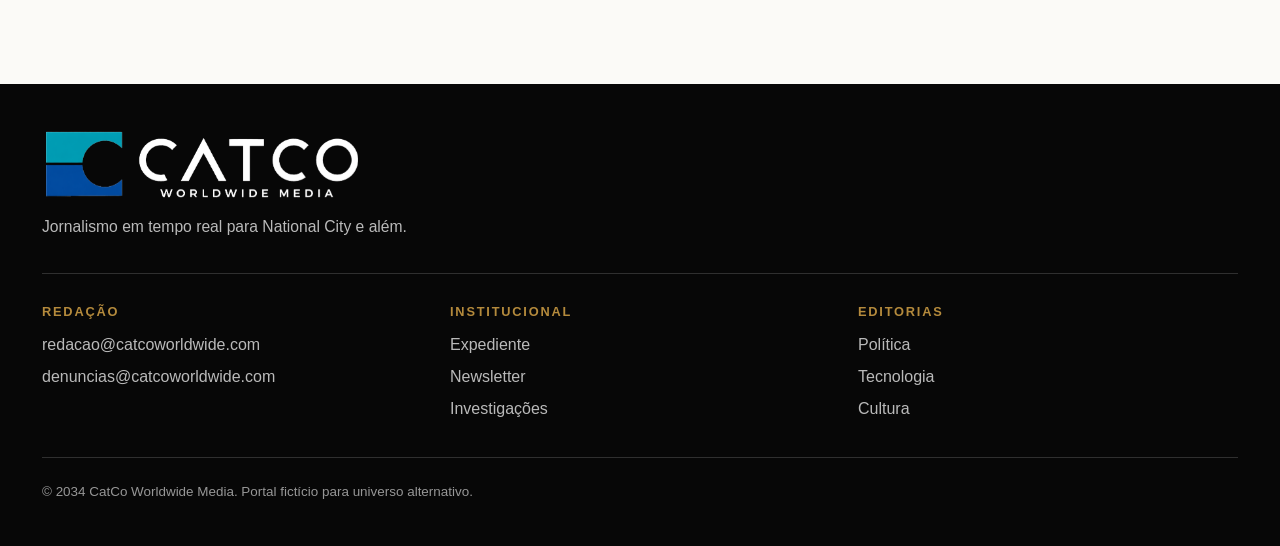
<file: materias/livrarias-cafes-national-city.html>
<!DOCTYPE html>
<html lang="pt-BR">
<head>
  <meta charset="UTF-8" />
  <meta name="viewport" content="width=device-width, initial-scale=1.0" />
  <meta name="description" content="Reportagem CatCo Worldwide Media — National City." />
  <title>Cafés e livrarias viram refúgio para uma cidade em alerta | CatCo News</title>
  <link rel="icon" type="image/png" href="../imgs/catcoiconpng.png">
  <script>
    (() => {
      try {
        const savedTheme = localStorage.getItem('catco-theme');
        const prefersDark = window.matchMedia('(prefers-color-scheme: dark)').matches;
        if (savedTheme === 'dark' || (!savedTheme && prefersDark)) {
          document.documentElement.setAttribute('data-theme', 'dark');
        }
      } catch (error) {}
    })();
  </script>
  <link rel="stylesheet" href="../style.css" />
</head>
<body>
  <a class="skip-link" href="#conteudo">Pular para o conteúdo</a>

  <header class="site-header">
    <section class="utility-bar" aria-label="Informações do portal">
      <div class="utility-inner">
        <p id="today">National City</p>
        <div class="utility-links" aria-label="Links rápidos">
          <a href="../index.html#ao-vivo">Ao vivo</a>
          <a href="../index.html#newsletter">Newsletter</a>
          <a href="../index.html#expediente">Expediente</a>
          <button class="theme-toggle" id="themeToggle" type="button" aria-pressed="false">
            <span class="theme-toggle-icon" aria-hidden="true"></span>
            <span class="theme-toggle-label">Tema escuro</span>
          </button>
        </div>
      </div>
    </section>

    <section class="masthead" aria-label="Cabeçalho principal">
      <button class="menu-button" id="menuButton" type="button" aria-expanded="false" aria-controls="mainNav">
        <span></span>
        <span></span>
        <span></span>
        Menu
      </button>

      <a class="brand" href="../index.html" aria-label="CatCo News página inicial">
        <img class="brand-wordmark" src="../imgs/catco.png" data-light-src="../imgs/catco.png" data-dark-src="../imgs/catco-footer.png" alt="CatCo Worldwide Media" />
      </a>

      <a class="subscribe-button" href="../index.html#newsletter">Assinar</a>
    </section>

    <nav class="main-nav" id="mainNav" aria-label="Editorias">
      <a href="../index.html#ultimas">Últimas</a>
      <a href="../index.html#politica">Política</a>
      <a href="../index.html#cidade">National City</a>
      <a href="../index.html#tecnologia">Tecnologia</a>
      <a href="../index.html#mundo">Mundo</a>
      <a href="../index.html#cultura">Cultura</a>
      <a href="../index.html#opiniao">Opinião</a>
      <a href="../index.html#investigacao">Investigação</a>
    </nav>
  </header>


  <main id="conteudo" class="article-page">
    <article class="article-main">
      <a class="back-link" href="../index.html#investigacao">← Voltar para a capa da CatCo</a>
      <p class="kicker">CatCo Magazine</p>
      <h1>Cafés e livrarias viram refúgio para uma cidade em alerta</h1>
      <p class="article-subhead">Enquanto empresas revisam protocolos e hospitais reforçam plantões, pequenos espaços de National City se tornam pontos de pausa, encontro e recomeço.</p>
      <div class="article-meta">
        <span>Por Steve Williams</span>
        <span>Cultura — National City</span>
      </div>
      <div class="article-body">
        <p>National City costuma se apresentar por seus arranha-céus, laboratórios, sedes corporativas e avenidas apressadas. Mas, em dias de crise, a cidade também revela outra geografia: cafeterias discretas, livrarias de bairro e mesas de canto onde conversas importantes acontecem longe dos holofotes.</p>
        <p>Depois do apagão de domingo, esses espaços ganharam uma função inesperada. Para alguns moradores, foram locais de espera enquanto sistemas voltavam ao normal. Para outros, tornaram-se refúgios entre plantões, reuniões e notificações insistentes no celular.</p>
        <p>Na Bayside Books, uma livraria independente próxima ao centro, o movimento cresceu durante a semana. Entre lançamentos, quadrinhos e livros de comportamento humano, clientes buscavam algo que não dependesse de bateria, rede ou senha de acesso.</p>
        <p>Nia Nal, repórter da CatCo, resume a cena de forma simples: “Uma cidade também é escrita por quem decide contar suas histórias”. A frase combina com o ambiente. Livrarias têm essa capacidade de transformar coincidências em capítulos.</p>
        <p>Os cafés próximos ao distrito financeiro também registraram maior circulação de executivos, médicos, jornalistas e estudantes. Em uma mesa, alguém discutia contratos. Em outra, duas pessoas pareciam se reencontrar depois de anos. National City tem dessas coisas: mesmo quando tudo parece urgente, o acaso encontra uma brecha.</p>
        <p>Para uma cidade tão acostumada à velocidade, talvez o maior luxo seja justamente parar. Nem toda resposta nasce em uma sala de crise. Algumas começam com café, silêncio e uma pergunta feita na hora certa.</p>
      </div>
    </article>

      <aside class="article-aside">
        <h2>Leia também</h2>
        <a href="lucy-williams-redacao.html">Lucy Williams volta ao centro da cobertura urbana da CatCo</a>
<a href="perfil-leticia-luthor.html">Letícia Luthor aciona revisão interna após falhas em sistemas</a>
      </aside>
  </main>

  <footer class="site-footer" id="expediente">
    <div class="footer-brand">
      <img class="footer-logo" src="../imgs/catco-footer.png" alt="CatCo Worldwide Media" />
      <p class="footer-tagline">Jornalismo em tempo real para National City e além.</p>
    </div>

    <div class="footer-columns">
      <div>
        <h3>Redação</h3>
        <a href="mailto:redacao@catcoworldwide.com">redacao@catcoworldwide.com</a>
        <a href="mailto:denuncias@catcoworldwide.com">denuncias@catcoworldwide.com</a>
      </div>
      <div>
        <h3>Institucional</h3>
        <a href="../index.html#expediente">Expediente</a>
        <a href="../index.html#newsletter">Newsletter</a>
        <a href="../index.html#investigacao">Investigações</a>
      </div>
      <div>
        <h3>Editorias</h3>
        <a href="../index.html#politica">Política</a>
        <a href="../index.html#tecnologia">Tecnologia</a>
        <a href="../index.html#cultura">Cultura</a>
      </div>
    </div>

    <p class="copyright">© 2034 CatCo Worldwide Media. Portal fictício para universo alternativo.</p>
  </footer>

  <script src="../script.js" defer></script>
</body>
</html>
</file>
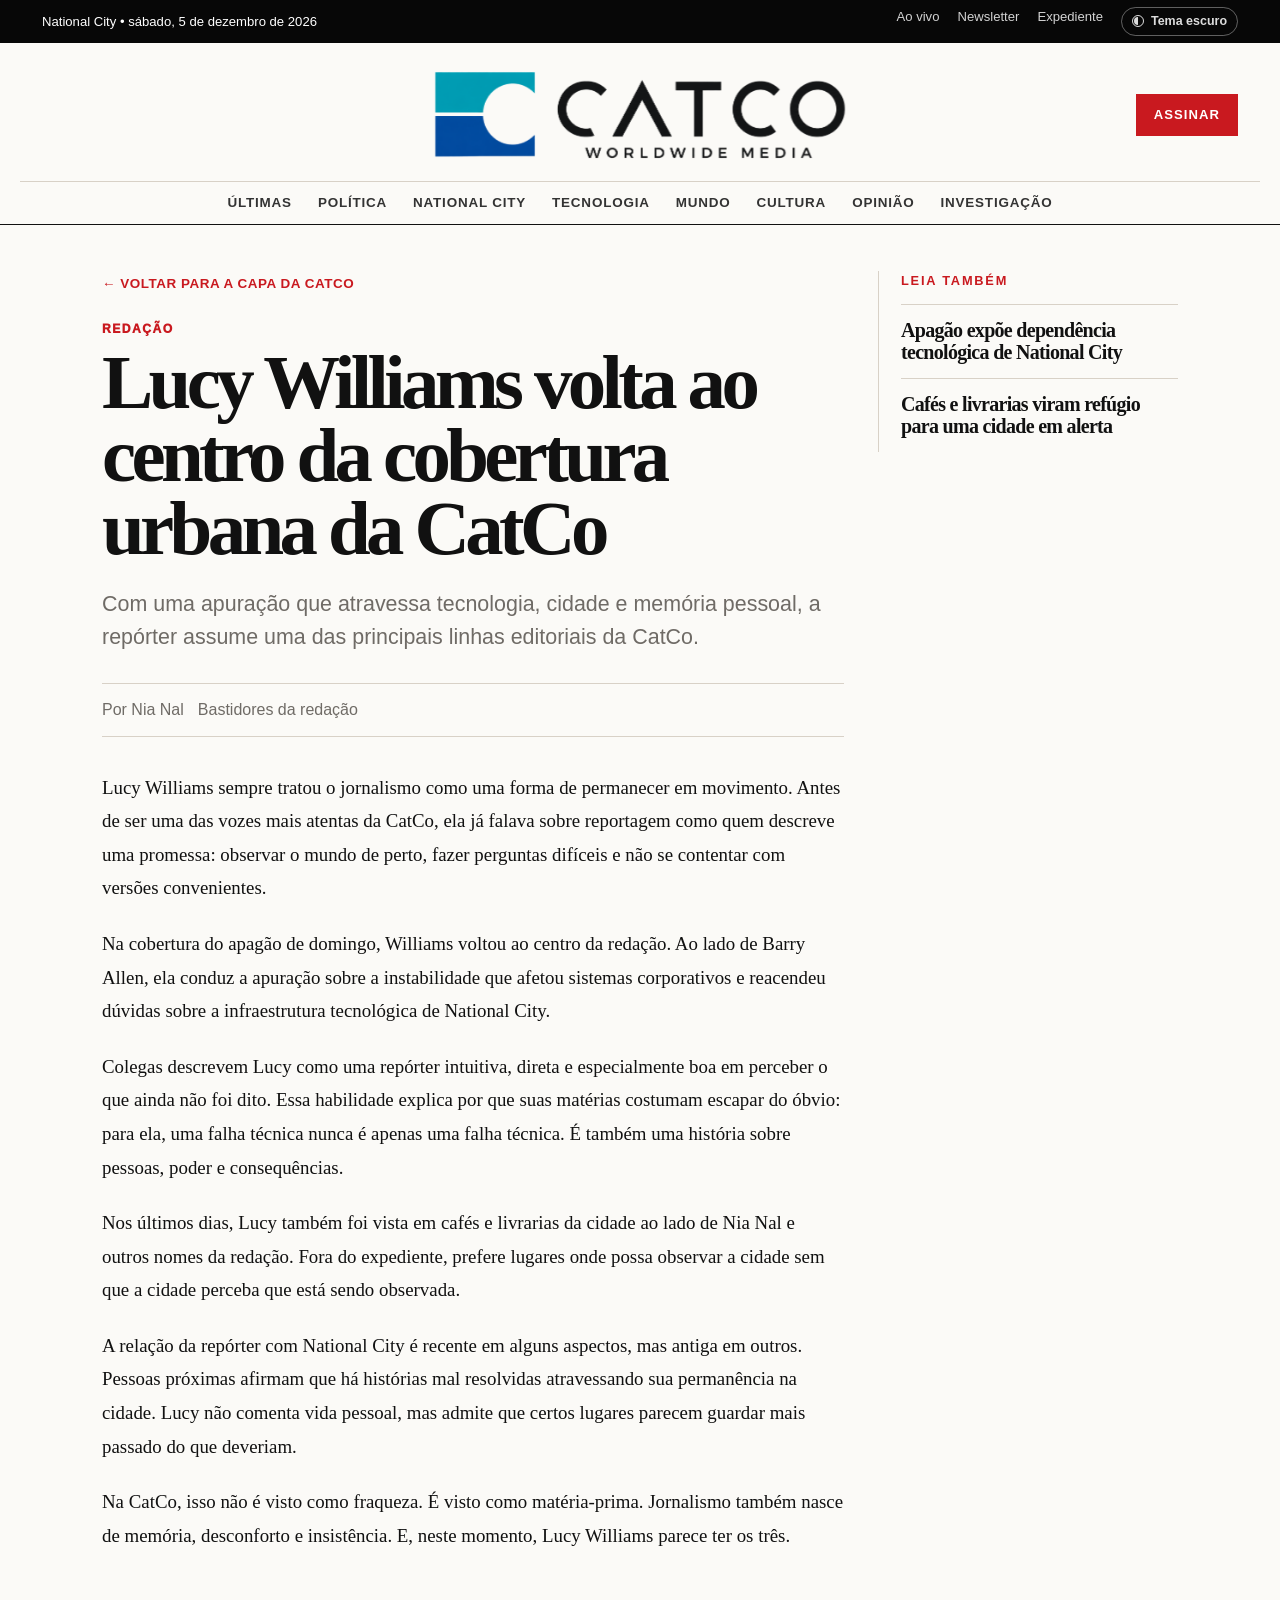
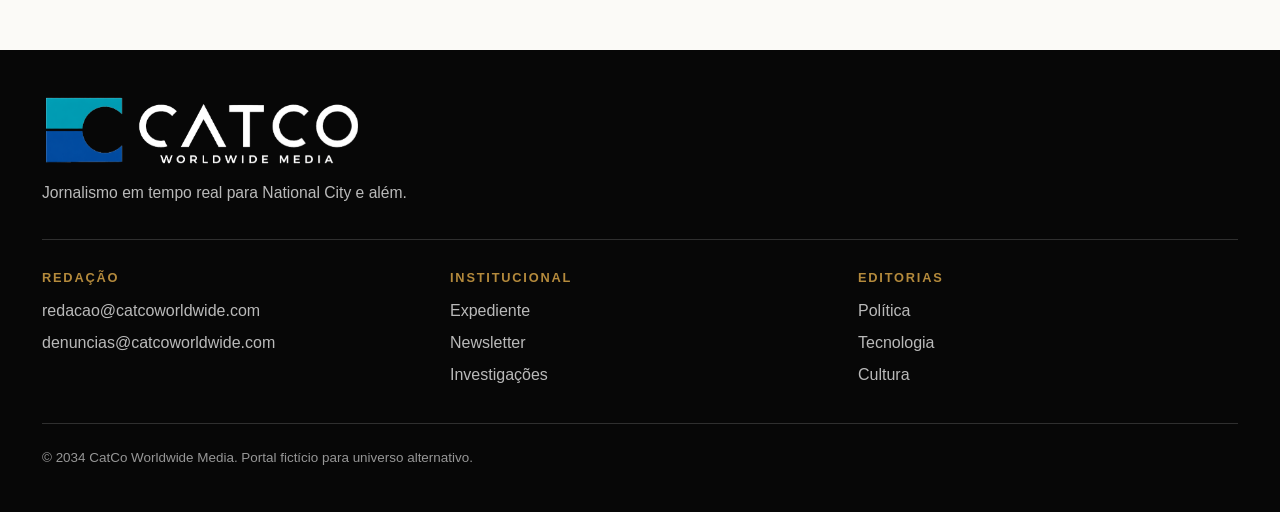
<file: materias/lucy-williams-redacao.html>
<!DOCTYPE html>
<html lang="pt-BR">
<head>
  <meta charset="UTF-8" />
  <meta name="viewport" content="width=device-width, initial-scale=1.0" />
  <meta name="description" content="Reportagem CatCo Worldwide Media — National City." />
  <title>Lucy Williams volta ao centro da cobertura urbana da CatCo | CatCo News</title>
  <link rel="icon" type="image/png" href="../imgs/catcoiconpng.png">
  <script>
    (() => {
      try {
        const savedTheme = localStorage.getItem('catco-theme');
        const prefersDark = window.matchMedia('(prefers-color-scheme: dark)').matches;
        if (savedTheme === 'dark' || (!savedTheme && prefersDark)) {
          document.documentElement.setAttribute('data-theme', 'dark');
        }
      } catch (error) {}
    })();
  </script>
  <link rel="stylesheet" href="../style.css" />
</head>
<body>
  <a class="skip-link" href="#conteudo">Pular para o conteúdo</a>

  <header class="site-header">
    <section class="utility-bar" aria-label="Informações do portal">
      <div class="utility-inner">
        <p id="today">National City</p>
        <div class="utility-links" aria-label="Links rápidos">
          <a href="../index.html#ao-vivo">Ao vivo</a>
          <a href="../index.html#newsletter">Newsletter</a>
          <a href="../index.html#expediente">Expediente</a>
          <button class="theme-toggle" id="themeToggle" type="button" aria-pressed="false">
            <span class="theme-toggle-icon" aria-hidden="true"></span>
            <span class="theme-toggle-label">Tema escuro</span>
          </button>
        </div>
      </div>
    </section>

    <section class="masthead" aria-label="Cabeçalho principal">
      <button class="menu-button" id="menuButton" type="button" aria-expanded="false" aria-controls="mainNav">
        <span></span>
        <span></span>
        <span></span>
        Menu
      </button>

      <a class="brand" href="../index.html" aria-label="CatCo News página inicial">
        <img class="brand-wordmark" src="../imgs/catco.png" data-light-src="../imgs/catco.png" data-dark-src="../imgs/catco-footer.png" alt="CatCo Worldwide Media" />
      </a>

      <a class="subscribe-button" href="../index.html#newsletter">Assinar</a>
    </section>

    <nav class="main-nav" id="mainNav" aria-label="Editorias">
      <a href="../index.html#ultimas">Últimas</a>
      <a href="../index.html#politica">Política</a>
      <a href="../index.html#cidade">National City</a>
      <a href="../index.html#tecnologia">Tecnologia</a>
      <a href="../index.html#mundo">Mundo</a>
      <a href="../index.html#cultura">Cultura</a>
      <a href="../index.html#opiniao">Opinião</a>
      <a href="../index.html#investigacao">Investigação</a>
    </nav>
  </header>


  <main id="conteudo" class="article-page">
    <article class="article-main">
      <a class="back-link" href="../index.html#investigacao">← Voltar para a capa da CatCo</a>
      <p class="kicker">Redação</p>
      <h1>Lucy Williams volta ao centro da cobertura urbana da CatCo</h1>
      <p class="article-subhead">Com uma apuração que atravessa tecnologia, cidade e memória pessoal, a repórter assume uma das principais linhas editoriais da CatCo.</p>
      <div class="article-meta">
        <span>Por Nia Nal</span>
        <span>Bastidores da redação</span>
      </div>
      <div class="article-body">
        <p>Lucy Williams sempre tratou o jornalismo como uma forma de permanecer em movimento. Antes de ser uma das vozes mais atentas da CatCo, ela já falava sobre reportagem como quem descreve uma promessa: observar o mundo de perto, fazer perguntas difíceis e não se contentar com versões convenientes.</p>
        <p>Na cobertura do apagão de domingo, Williams voltou ao centro da redação. Ao lado de Barry Allen, ela conduz a apuração sobre a instabilidade que afetou sistemas corporativos e reacendeu dúvidas sobre a infraestrutura tecnológica de National City.</p>
        <p>Colegas descrevem Lucy como uma repórter intuitiva, direta e especialmente boa em perceber o que ainda não foi dito. Essa habilidade explica por que suas matérias costumam escapar do óbvio: para ela, uma falha técnica nunca é apenas uma falha técnica. É também uma história sobre pessoas, poder e consequências.</p>
        <p>Nos últimos dias, Lucy também foi vista em cafés e livrarias da cidade ao lado de Nia Nal e outros nomes da redação. Fora do expediente, prefere lugares onde possa observar a cidade sem que a cidade perceba que está sendo observada.</p>
        <p>A relação da repórter com National City é recente em alguns aspectos, mas antiga em outros. Pessoas próximas afirmam que há histórias mal resolvidas atravessando sua permanência na cidade. Lucy não comenta vida pessoal, mas admite que certos lugares parecem guardar mais passado do que deveriam.</p>
        <p>Na CatCo, isso não é visto como fraqueza. É visto como matéria-prima. Jornalismo também nasce de memória, desconforto e insistência. E, neste momento, Lucy Williams parece ter os três.</p>
      </div>
    </article>

      <aside class="article-aside">
        <h2>Leia também</h2>
        <a href="apagao-national-city.html">Apagão expõe dependência tecnológica de National City</a>
<a href="livrarias-cafes-national-city.html">Cafés e livrarias viram refúgio para uma cidade em alerta</a>
      </aside>
  </main>

  <footer class="site-footer" id="expediente">
    <div class="footer-brand">
      <img class="footer-logo" src="../imgs/catco-footer.png" alt="CatCo Worldwide Media" />
      <p class="footer-tagline">Jornalismo em tempo real para National City e além.</p>
    </div>

    <div class="footer-columns">
      <div>
        <h3>Redação</h3>
        <a href="mailto:redacao@catcoworldwide.com">redacao@catcoworldwide.com</a>
        <a href="mailto:denuncias@catcoworldwide.com">denuncias@catcoworldwide.com</a>
      </div>
      <div>
        <h3>Institucional</h3>
        <a href="../index.html#expediente">Expediente</a>
        <a href="../index.html#newsletter">Newsletter</a>
        <a href="../index.html#investigacao">Investigações</a>
      </div>
      <div>
        <h3>Editorias</h3>
        <a href="../index.html#politica">Política</a>
        <a href="../index.html#tecnologia">Tecnologia</a>
        <a href="../index.html#cultura">Cultura</a>
      </div>
    </div>

    <p class="copyright">© 2034 CatCo Worldwide Media. Portal fictício para universo alternativo.</p>
  </footer>

  <script src="../script.js" defer></script>
</body>
</html>
</file>
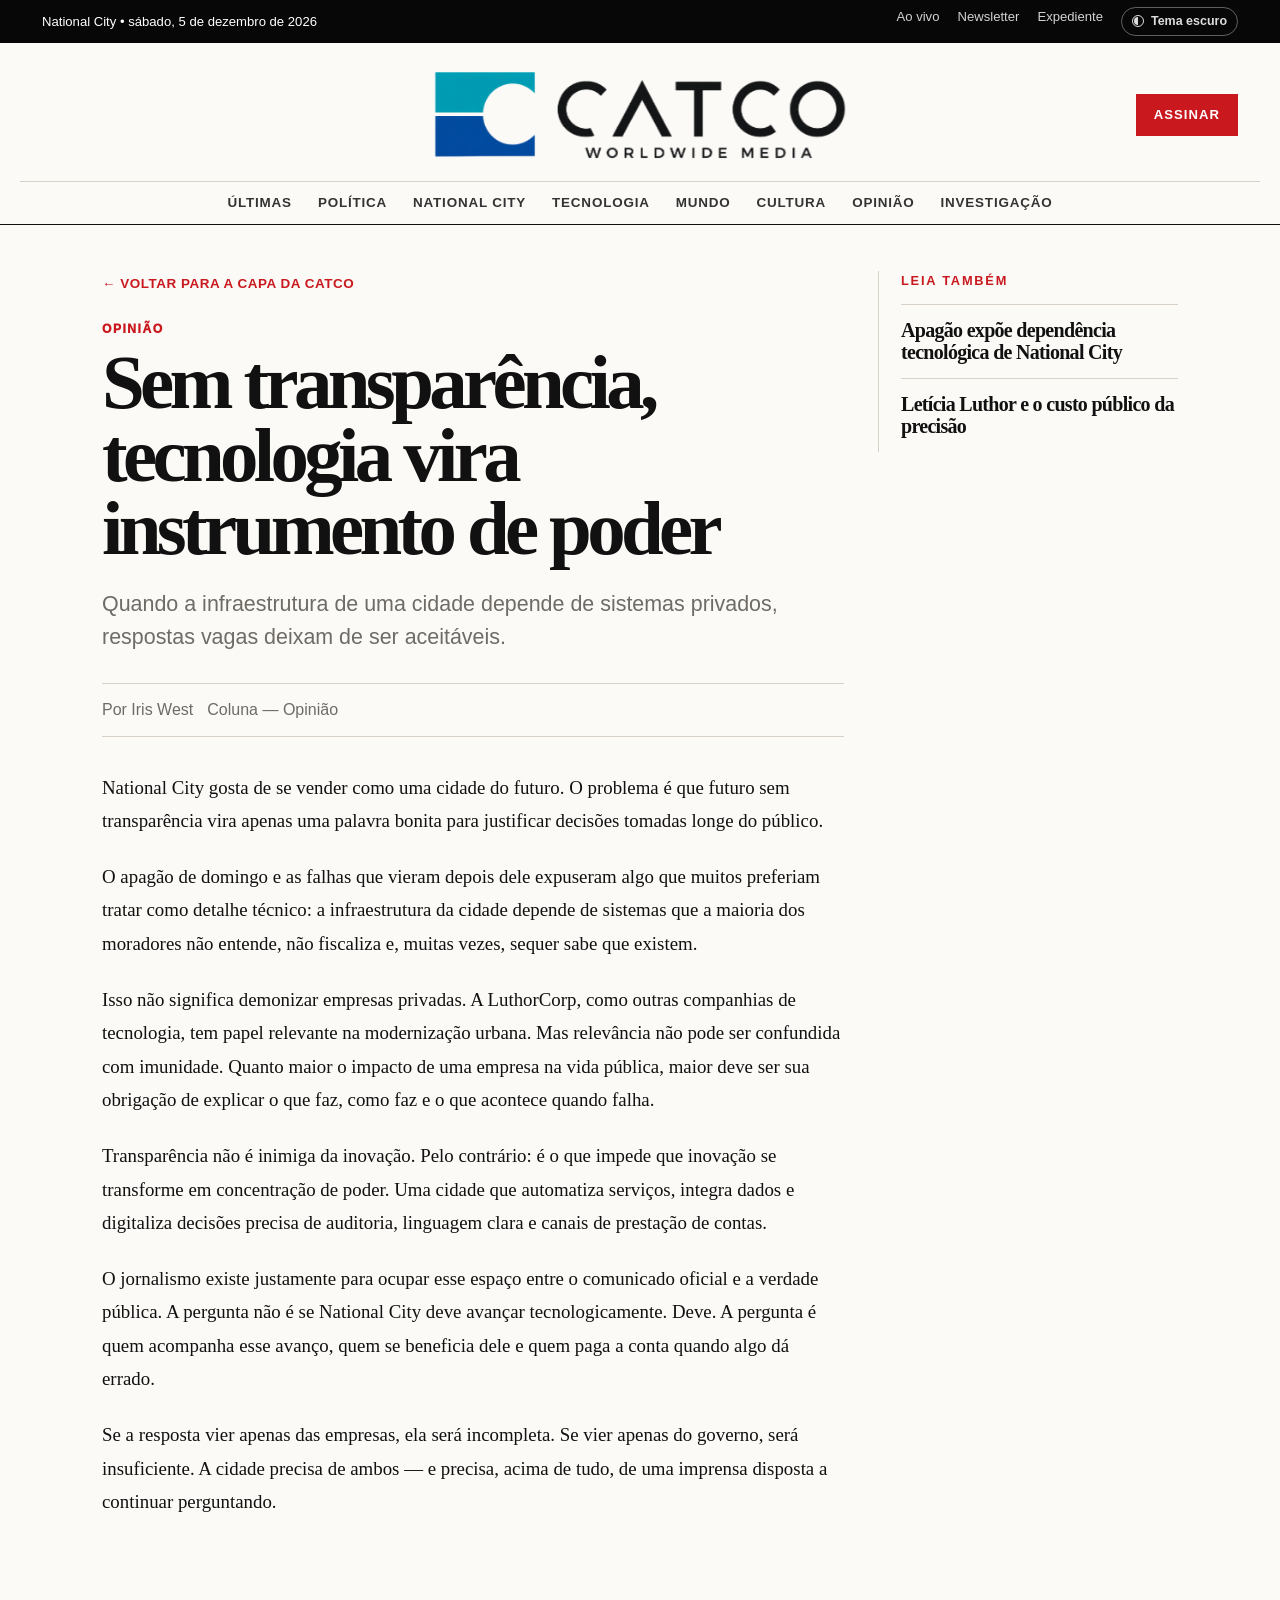
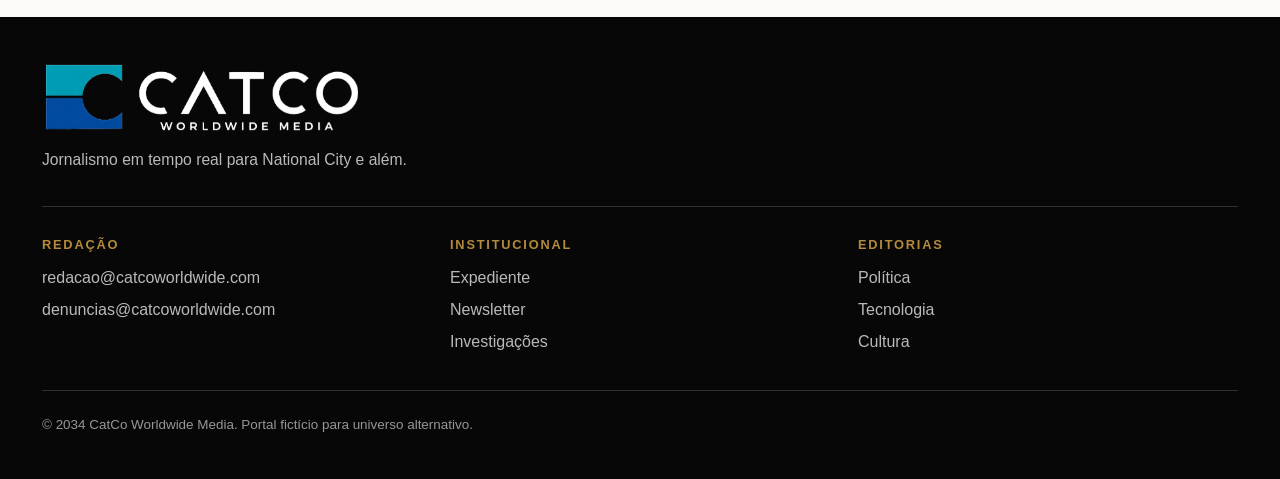
<file: materias/opiniao-transparencia.html>
<!DOCTYPE html>
<html lang="pt-BR">
<head>
  <meta charset="UTF-8" />
  <meta name="viewport" content="width=device-width, initial-scale=1.0" />
  <meta name="description" content="Reportagem CatCo Worldwide Media — National City." />
  <title>Sem transparência, tecnologia vira instrumento de poder | CatCo News</title>
  <link rel="icon" type="image/png" href="../imgs/catcoiconpng.png">
  <script>
    (() => {
      try {
        const savedTheme = localStorage.getItem('catco-theme');
        const prefersDark = window.matchMedia('(prefers-color-scheme: dark)').matches;
        if (savedTheme === 'dark' || (!savedTheme && prefersDark)) {
          document.documentElement.setAttribute('data-theme', 'dark');
        }
      } catch (error) {}
    })();
  </script>
  <link rel="stylesheet" href="../style.css" />
</head>
<body>
  <a class="skip-link" href="#conteudo">Pular para o conteúdo</a>

  <header class="site-header">
    <section class="utility-bar" aria-label="Informações do portal">
      <div class="utility-inner">
        <p id="today">National City</p>
        <div class="utility-links" aria-label="Links rápidos">
          <a href="../index.html#ao-vivo">Ao vivo</a>
          <a href="../index.html#newsletter">Newsletter</a>
          <a href="../index.html#expediente">Expediente</a>
          <button class="theme-toggle" id="themeToggle" type="button" aria-pressed="false">
            <span class="theme-toggle-icon" aria-hidden="true"></span>
            <span class="theme-toggle-label">Tema escuro</span>
          </button>
        </div>
      </div>
    </section>

    <section class="masthead" aria-label="Cabeçalho principal">
      <button class="menu-button" id="menuButton" type="button" aria-expanded="false" aria-controls="mainNav">
        <span></span>
        <span></span>
        <span></span>
        Menu
      </button>

      <a class="brand" href="../index.html" aria-label="CatCo News página inicial">
        <img class="brand-wordmark" src="../imgs/catco.png" data-light-src="../imgs/catco.png" data-dark-src="../imgs/catco-footer.png" alt="CatCo Worldwide Media" />
      </a>

      <a class="subscribe-button" href="../index.html#newsletter">Assinar</a>
    </section>

    <nav class="main-nav" id="mainNav" aria-label="Editorias">
      <a href="../index.html#ultimas">Últimas</a>
      <a href="../index.html#politica">Política</a>
      <a href="../index.html#cidade">National City</a>
      <a href="../index.html#tecnologia">Tecnologia</a>
      <a href="../index.html#mundo">Mundo</a>
      <a href="../index.html#cultura">Cultura</a>
      <a href="../index.html#opiniao">Opinião</a>
      <a href="../index.html#investigacao">Investigação</a>
    </nav>
  </header>


  <main id="conteudo" class="article-page">
    <article class="article-main">
      <a class="back-link" href="../index.html#investigacao">← Voltar para a capa da CatCo</a>
      <p class="kicker">Opinião</p>
      <h1>Sem transparência, tecnologia vira instrumento de poder</h1>
      <p class="article-subhead">Quando a infraestrutura de uma cidade depende de sistemas privados, respostas vagas deixam de ser aceitáveis.</p>
      <div class="article-meta">
        <span>Por Iris West</span>
        <span>Coluna — Opinião</span>
      </div>
      <div class="article-body">
        <p>National City gosta de se vender como uma cidade do futuro. O problema é que futuro sem transparência vira apenas uma palavra bonita para justificar decisões tomadas longe do público.</p>
        <p>O apagão de domingo e as falhas que vieram depois dele expuseram algo que muitos preferiam tratar como detalhe técnico: a infraestrutura da cidade depende de sistemas que a maioria dos moradores não entende, não fiscaliza e, muitas vezes, sequer sabe que existem.</p>
        <p>Isso não significa demonizar empresas privadas. A LuthorCorp, como outras companhias de tecnologia, tem papel relevante na modernização urbana. Mas relevância não pode ser confundida com imunidade. Quanto maior o impacto de uma empresa na vida pública, maior deve ser sua obrigação de explicar o que faz, como faz e o que acontece quando falha.</p>
        <p>Transparência não é inimiga da inovação. Pelo contrário: é o que impede que inovação se transforme em concentração de poder. Uma cidade que automatiza serviços, integra dados e digitaliza decisões precisa de auditoria, linguagem clara e canais de prestação de contas.</p>
        <p>O jornalismo existe justamente para ocupar esse espaço entre o comunicado oficial e a verdade pública. A pergunta não é se National City deve avançar tecnologicamente. Deve. A pergunta é quem acompanha esse avanço, quem se beneficia dele e quem paga a conta quando algo dá errado.</p>
        <p>Se a resposta vier apenas das empresas, ela será incompleta. Se vier apenas do governo, será insuficiente. A cidade precisa de ambos — e precisa, acima de tudo, de uma imprensa disposta a continuar perguntando.</p>
      </div>
    </article>

      <aside class="article-aside">
        <h2>Leia também</h2>
        <a href="apagao-national-city.html">Apagão expõe dependência tecnológica de National City</a>
<a href="perfil-leticia-luthor.html">Letícia Luthor e o custo público da precisão</a>
      </aside>
  </main>

  <footer class="site-footer" id="expediente">
    <div class="footer-brand">
      <img class="footer-logo" src="../imgs/catco-footer.png" alt="CatCo Worldwide Media" />
      <p class="footer-tagline">Jornalismo em tempo real para National City e além.</p>
    </div>

    <div class="footer-columns">
      <div>
        <h3>Redação</h3>
        <a href="mailto:redacao@catcoworldwide.com">redacao@catcoworldwide.com</a>
        <a href="mailto:denuncias@catcoworldwide.com">denuncias@catcoworldwide.com</a>
      </div>
      <div>
        <h3>Institucional</h3>
        <a href="../index.html#expediente">Expediente</a>
        <a href="../index.html#newsletter">Newsletter</a>
        <a href="../index.html#investigacao">Investigações</a>
      </div>
      <div>
        <h3>Editorias</h3>
        <a href="../index.html#politica">Política</a>
        <a href="../index.html#tecnologia">Tecnologia</a>
        <a href="../index.html#cultura">Cultura</a>
      </div>
    </div>

    <p class="copyright">© 2034 CatCo Worldwide Media. Portal fictício para universo alternativo.</p>
  </footer>

  <script src="../script.js" defer></script>
</body>
</html>
</file>
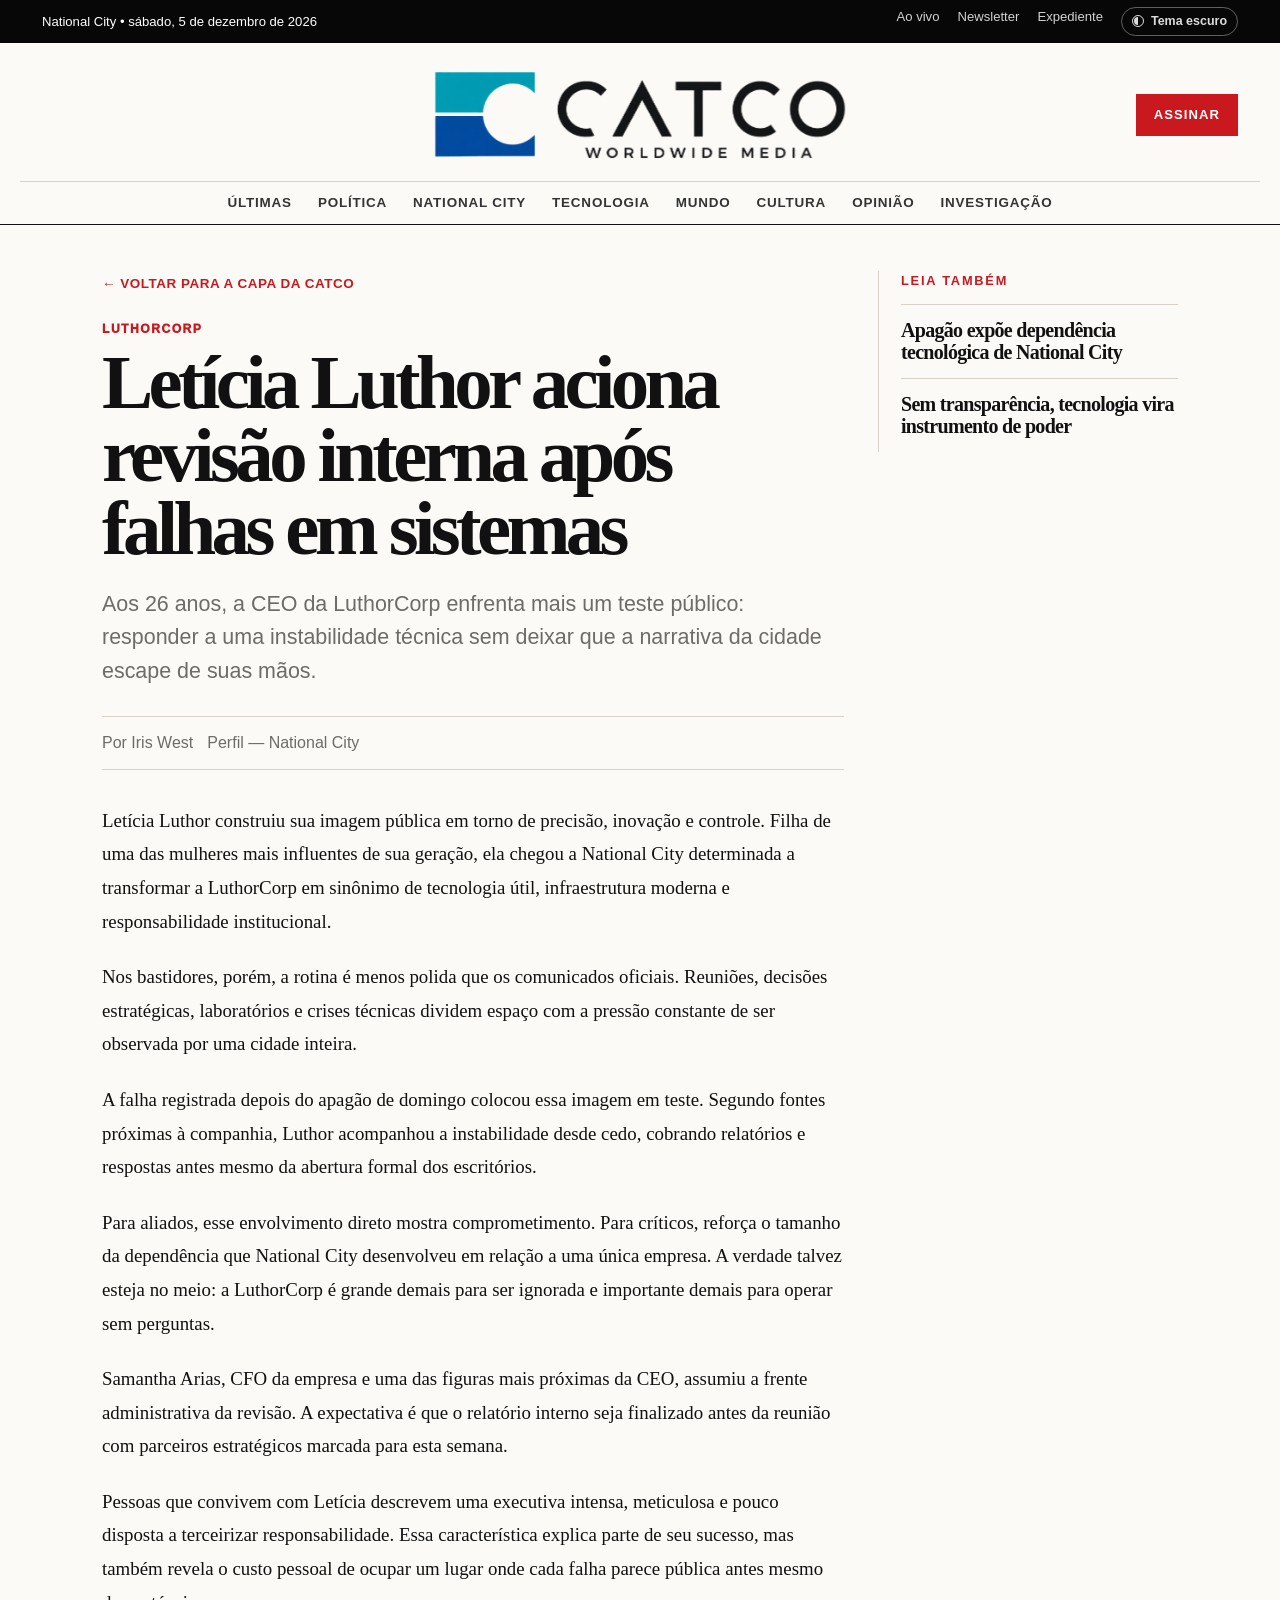
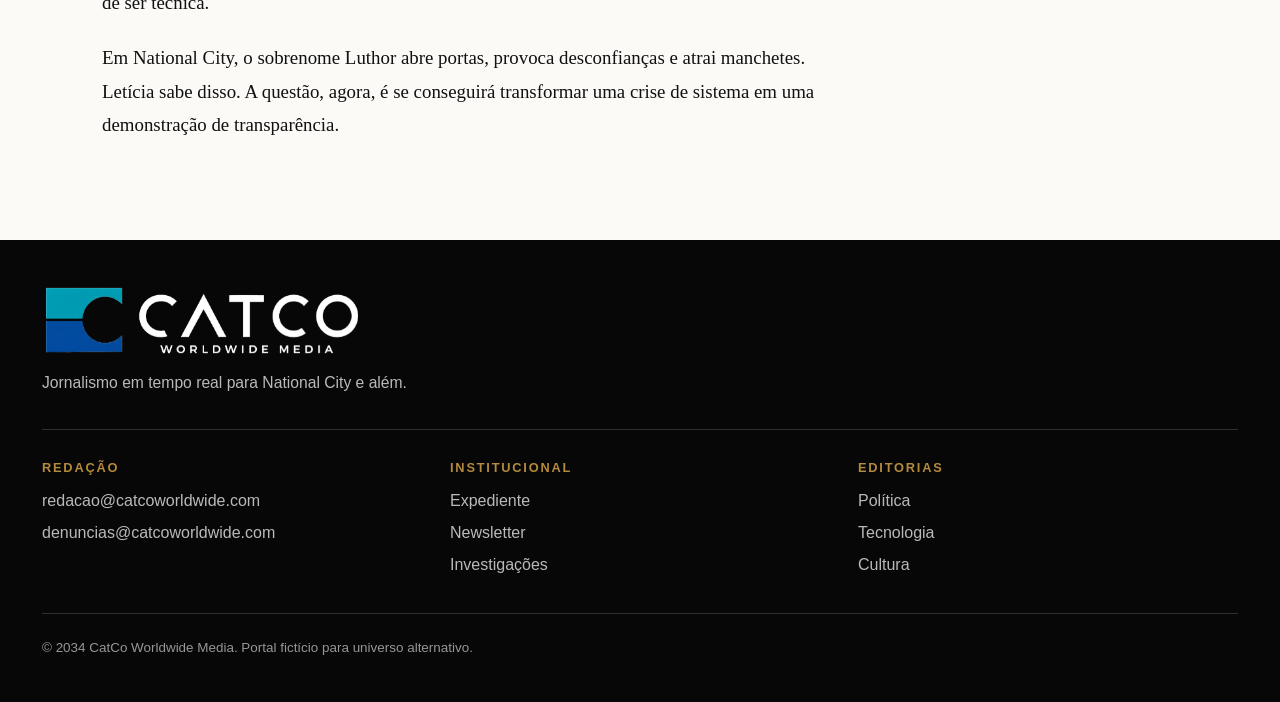
<file: materias/perfil-leticia-luthor.html>
<!DOCTYPE html>
<html lang="pt-BR">
<head>
  <meta charset="UTF-8" />
  <meta name="viewport" content="width=device-width, initial-scale=1.0" />
  <meta name="description" content="Reportagem CatCo Worldwide Media — National City." />
  <title>Letícia Luthor aciona revisão interna após falhas em sistemas | CatCo News</title>
  <link rel="icon" type="image/png" href="../imgs/catcoiconpng.png">
  <script>
    (() => {
      try {
        const savedTheme = localStorage.getItem('catco-theme');
        const prefersDark = window.matchMedia('(prefers-color-scheme: dark)').matches;
        if (savedTheme === 'dark' || (!savedTheme && prefersDark)) {
          document.documentElement.setAttribute('data-theme', 'dark');
        }
      } catch (error) {}
    })();
  </script>
  <link rel="stylesheet" href="../style.css" />
</head>
<body>
  <a class="skip-link" href="#conteudo">Pular para o conteúdo</a>

  <header class="site-header">
    <section class="utility-bar" aria-label="Informações do portal">
      <div class="utility-inner">
        <p id="today">National City</p>
        <div class="utility-links" aria-label="Links rápidos">
          <a href="../index.html#ao-vivo">Ao vivo</a>
          <a href="../index.html#newsletter">Newsletter</a>
          <a href="../index.html#expediente">Expediente</a>
          <button class="theme-toggle" id="themeToggle" type="button" aria-pressed="false">
            <span class="theme-toggle-icon" aria-hidden="true"></span>
            <span class="theme-toggle-label">Tema escuro</span>
          </button>
        </div>
      </div>
    </section>

    <section class="masthead" aria-label="Cabeçalho principal">
      <button class="menu-button" id="menuButton" type="button" aria-expanded="false" aria-controls="mainNav">
        <span></span>
        <span></span>
        <span></span>
        Menu
      </button>

      <a class="brand" href="../index.html" aria-label="CatCo News página inicial">
        <img class="brand-wordmark" src="../imgs/catco.png" data-light-src="../imgs/catco.png" data-dark-src="../imgs/catco-footer.png" alt="CatCo Worldwide Media" />
      </a>

      <a class="subscribe-button" href="../index.html#newsletter">Assinar</a>
    </section>

    <nav class="main-nav" id="mainNav" aria-label="Editorias">
      <a href="../index.html#ultimas">Últimas</a>
      <a href="../index.html#politica">Política</a>
      <a href="../index.html#cidade">National City</a>
      <a href="../index.html#tecnologia">Tecnologia</a>
      <a href="../index.html#mundo">Mundo</a>
      <a href="../index.html#cultura">Cultura</a>
      <a href="../index.html#opiniao">Opinião</a>
      <a href="../index.html#investigacao">Investigação</a>
    </nav>
  </header>


  <main id="conteudo" class="article-page">
    <article class="article-main">
      <a class="back-link" href="../index.html#investigacao">← Voltar para a capa da CatCo</a>
      <p class="kicker">LuthorCorp</p>
      <h1>Letícia Luthor aciona revisão interna após falhas em sistemas</h1>
      <p class="article-subhead">Aos 26 anos, a CEO da LuthorCorp enfrenta mais um teste público: responder a uma instabilidade técnica sem deixar que a narrativa da cidade escape de suas mãos.</p>
      <div class="article-meta">
        <span>Por Iris West</span>
        <span>Perfil — National City</span>
      </div>
      <div class="article-body">
        <p>Letícia Luthor construiu sua imagem pública em torno de precisão, inovação e controle. Filha de uma das mulheres mais influentes de sua geração, ela chegou a National City determinada a transformar a LuthorCorp em sinônimo de tecnologia útil, infraestrutura moderna e responsabilidade institucional.</p>
        <p>Nos bastidores, porém, a rotina é menos polida que os comunicados oficiais. Reuniões, decisões estratégicas, laboratórios e crises técnicas dividem espaço com a pressão constante de ser observada por uma cidade inteira.</p>
        <p>A falha registrada depois do apagão de domingo colocou essa imagem em teste. Segundo fontes próximas à companhia, Luthor acompanhou a instabilidade desde cedo, cobrando relatórios e respostas antes mesmo da abertura formal dos escritórios.</p>
        <p>Para aliados, esse envolvimento direto mostra comprometimento. Para críticos, reforça o tamanho da dependência que National City desenvolveu em relação a uma única empresa. A verdade talvez esteja no meio: a LuthorCorp é grande demais para ser ignorada e importante demais para operar sem perguntas.</p>
        <p>Samantha Arias, CFO da empresa e uma das figuras mais próximas da CEO, assumiu a frente administrativa da revisão. A expectativa é que o relatório interno seja finalizado antes da reunião com parceiros estratégicos marcada para esta semana.</p>
        <p>Pessoas que convivem com Letícia descrevem uma executiva intensa, meticulosa e pouco disposta a terceirizar responsabilidade. Essa característica explica parte de seu sucesso, mas também revela o custo pessoal de ocupar um lugar onde cada falha parece pública antes mesmo de ser técnica.</p>
        <p>Em National City, o sobrenome Luthor abre portas, provoca desconfianças e atrai manchetes. Letícia sabe disso. A questão, agora, é se conseguirá transformar uma crise de sistema em uma demonstração de transparência.</p>
      </div>
    </article>

      <aside class="article-aside">
        <h2>Leia também</h2>
        <a href="apagao-national-city.html">Apagão expõe dependência tecnológica de National City</a>
<a href="opiniao-transparencia.html">Sem transparência, tecnologia vira instrumento de poder</a>
      </aside>
  </main>

  <footer class="site-footer" id="expediente">
    <div class="footer-brand">
      <img class="footer-logo" src="../imgs/catco-footer.png" alt="CatCo Worldwide Media" />
      <p class="footer-tagline">Jornalismo em tempo real para National City e além.</p>
    </div>

    <div class="footer-columns">
      <div>
        <h3>Redação</h3>
        <a href="mailto:redacao@catcoworldwide.com">redacao@catcoworldwide.com</a>
        <a href="mailto:denuncias@catcoworldwide.com">denuncias@catcoworldwide.com</a>
      </div>
      <div>
        <h3>Institucional</h3>
        <a href="../index.html#expediente">Expediente</a>
        <a href="../index.html#newsletter">Newsletter</a>
        <a href="../index.html#investigacao">Investigações</a>
      </div>
      <div>
        <h3>Editorias</h3>
        <a href="../index.html#politica">Política</a>
        <a href="../index.html#tecnologia">Tecnologia</a>
        <a href="../index.html#cultura">Cultura</a>
      </div>
    </div>

    <p class="copyright">© 2034 CatCo Worldwide Media. Portal fictício para universo alternativo.</p>
  </footer>

  <script src="../script.js" defer></script>
</body>
</html>
</file>
<file: style.css>
:root {
  --paper: #fbfaf7;
  --paper-soft: #f1eee8;
  --ink: #111111;
  --ink-soft: #333333;
  --muted: #6f6b66;
  --line: #d8d1c7;
  --line-dark: #252525;
  --red: #c9191f;
  --red-dark: #8f1116;
  --black: #070707;
  --white: #ffffff;
  --gold: #b48a3c;
  --shadow: 0 18px 40px rgba(0, 0, 0, 0.08);
  --serif: Georgia, "Times New Roman", Times, serif;
  --sans: Inter, "Segoe UI", Arial, sans-serif;
}

* {
  box-sizing: border-box;
  margin: 0;
  padding: 0;
}

html {
  scroll-behavior: smooth;
}

body {
  background: var(--paper);
  color: var(--ink);
  font-family: var(--sans);
  line-height: 1.5;
}

img {
  display: block;
  max-width: 100%;
}

a {
  color: inherit;
  text-decoration: none;
}

button,
input {
  font: inherit;
}

.skip-link {
  background: var(--red);
  color: var(--white);
  left: 16px;
  padding: 10px 14px;
  position: absolute;
  top: -60px;
  z-index: 999;
}

.skip-link:focus {
  top: 16px;
}

.site-header {
  background: var(--paper);
  border-bottom: 1px solid var(--ink);
  position: sticky;
  top: 0;
  z-index: 20;
}

.utility-bar {
  background: var(--black);
  color: var(--white);
  font-size: 0.82rem;
}

.utility-inner {
  align-items: center;
  display: flex;
  justify-content: space-between;
  margin: 0 auto;
  max-width: 1240px;
  padding: 7px 22px;
}

.utility-links {
  display: flex;
  gap: 18px;
}

.utility-links a {
  color: rgba(255, 255, 255, 0.82);
}

.utility-links a:hover {
  color: var(--white);
}

.masthead {
  align-items: center;
  display: grid;
  grid-template-columns: 1fr auto 1fr;
  margin: 0 auto;
  max-width: 1240px;
  padding: 24px 22px 18px;
}

.brand {
  display: flex;
  align-items: center;
  gap: 14px;
  justify-self: center;
}

.brand-icon {
  width: 54px;
  height: 54px;
  object-fit: contain;
}

.brand-wordmark {
  width: 360px;
  height: auto;
  display: block;
}

.menu-button {
  align-items: center;
  background: transparent;
  border: 0;
  color: var(--ink);
  cursor: pointer;
  display: none;
  gap: 7px;
  font-size: 0.83rem;
  font-weight: 800;
  letter-spacing: 0.04em;
  text-transform: uppercase;
}

.menu-button span {
  background: var(--ink);
  display: block;
  height: 2px;
  width: 18px;
}

.subscribe-button {
  background: var(--red);
  color: var(--white);
  font-size: 0.82rem;
  font-weight: 900;
  justify-self: end;
  letter-spacing: 0.08em;
  padding: 11px 18px;
  text-transform: uppercase;
}

.subscribe-button:hover,
.newsletter-form button:hover {
  background: var(--red-dark);
}

.main-nav {
  border-top: 1px solid var(--line);
  display: flex;
  gap: 26px;
  justify-content: center;
  margin: 0 auto;
  max-width: 1240px;
  overflow-x: auto;
  padding: 11px 22px;
  white-space: nowrap;
}

.main-nav a {
  color: var(--ink-soft);
  font-size: 0.84rem;
  font-weight: 900;
  letter-spacing: 0.06em;
  text-transform: uppercase;
}

.main-nav a:hover {
  color: var(--red);
}

.breaking-bar {
  align-items: center;
  background: var(--red);
  color: var(--white);
  display: flex;
  gap: 16px;
  overflow: hidden;
  padding: 11px max(22px, calc((100vw - 1240px) / 2 + 22px));
}

.breaking-bar strong {
  background: var(--black);
  flex: 0 0 auto;
  font-size: 0.78rem;
  letter-spacing: 0.12em;
  padding: 6px 10px;
  text-transform: uppercase;
}

.ticker {
  display: flex;
  gap: 34px;
  min-width: 0;
  overflow: hidden;
  width: 100%;
}

.ticker span {
  animation: ticker 24s linear infinite;
  flex: 0 0 auto;
  font-size: 0.94rem;
}

@keyframes ticker {
  from { transform: translateX(40%); }
  to { transform: translateX(-150%); }
}

.page-grid {
  display: grid;
  gap: 32px;
  grid-template-columns: minmax(0, 2fr) minmax(280px, 0.8fr);
  margin: 0 auto;
  max-width: 1240px;
  padding: 34px 22px 70px;
}

.lead-story {
  background:
    linear-gradient(rgba(0, 0, 0, 0.28), rgba(0, 0, 0, 0.72)),
    linear-gradient(135deg, #555 0%, #1f1f1f 52%, #750c10 100%);
  color: var(--white);
  min-height: 520px;
  padding: clamp(28px, 5vw, 54px);
  position: relative;
  display: flex;
  flex-direction: column;
  justify-content: flex-end;
}

.lead-story::after {
  border: 1px solid rgba(255, 255, 255, 0.42);
  content: "";
  inset: 18px;
  pointer-events: none;
  position: absolute;
}

.kicker {
  color: var(--red);
  font-size: 0.76rem;
  font-weight: 950;
  letter-spacing: 0.12em;
  margin-bottom: 9px;
  text-transform: uppercase;
}

.lead-story .kicker {
  color: var(--white);
}

.lead-story h1 {
  font-family: var(--serif);
  font-size: clamp(2.5rem, 5.6vw, 5.5rem);
  letter-spacing: -0.055em;
  line-height: 0.93;
  max-width: 920px;
}

.summary {
  color: rgba(255, 255, 255, 0.87);
  font-size: 1.12rem;
  margin-top: 20px;
  max-width: 780px;
}

.story-meta {
  border-top: 1px solid rgba(255, 255, 255, 0.3);
  color: rgba(255, 255, 255, 0.78);
  display: flex;
  flex-wrap: wrap;
  font-size: 0.84rem;
  gap: 14px;
  margin-top: 24px;
  padding-top: 14px;
}

.top-stories {
  border-left: 1px solid var(--line);
  display: grid;
  gap: 0;
  padding-left: 28px;
}

.top-stories article {
  border-bottom: 1px solid var(--line);
  padding: 0 0 24px;
}

.top-stories article + article {
  padding-top: 24px;
}

.top-stories h2 {
  font-family: var(--serif);
  font-size: 1.85rem;
  letter-spacing: -0.04em;
  line-height: 1.02;
  margin-bottom: 9px;
}

.top-stories p:not(.kicker),
.news-card p,
.mini-card p,
.stacked-stories p,
.opinion-grid p,
.investigation-main p,
.newsletter p,
.document-box li,
.service-box li,
.data-card p {
  color: var(--muted);
}

.latest-panel {
  border-bottom: 3px solid var(--black);
  border-top: 3px solid var(--black);
  grid-column: 1 / -1;
  padding: 24px 0;
}

.section-heading {
  border-top: 1px solid var(--ink);
  margin-bottom: 22px;
  padding-top: 13px;
}

.section-heading.compact {
  border-top: 0;
  margin-bottom: 16px;
  padding-top: 0;
}

.section-heading p {
  color: var(--red);
  font-size: 0.74rem;
  font-weight: 950;
  letter-spacing: 0.18em;
  margin-bottom: 3px;
  text-transform: uppercase;
}

.section-heading h2 {
  font-family: var(--serif);
  font-size: clamp(2rem, 4vw, 3.2rem);
  letter-spacing: -0.06em;
  line-height: 1;
}

.latest-list {
  display: grid;
  gap: 16px;
  grid-template-columns: repeat(4, minmax(0, 1fr));
}

.latest-list article {
  border-left: 1px solid var(--line);
  padding-left: 16px;
}

.latest-list time {
  color: var(--red);
  display: block;
  font-size: 0.76rem;
  font-weight: 900;
  margin-bottom: 5px;
}

.latest-list h3 {
  font-family: var(--serif);
  font-size: 1.18rem;
  letter-spacing: -0.03em;
  line-height: 1.1;
}

.section-block {
  grid-column: 1 / -1;
  padding-top: 8px;
}

.article-grid {
  display: grid;
  gap: 22px;
}

.three-columns {
  grid-template-columns: 1.5fr 1fr 1fr;
}

.four-columns {
  grid-template-columns: repeat(4, 1fr);
}

.news-card,
.mini-card,
.service-box,
.data-card,
.document-box {
  background: var(--white);
  border: 1px solid var(--line);
  padding: 22px;
}

.news-card h3,
.mini-card h3,
.stacked-stories h3,
.service-box h3,
.data-card h3,
.quote-card p,
.opinion-grid h3,
.investigation-main h3,
.document-box h3 {
  font-family: var(--serif);
  letter-spacing: -0.04em;
  line-height: 1.05;
}

.news-card h3 {
  font-size: 1.65rem;
  margin-bottom: 10px;
}

.large-card h3 {
  font-size: clamp(2rem, 3vw, 3rem);
}

.image-placeholder {
  background:
    linear-gradient(135deg, rgba(201, 25, 31, 0.82), rgba(0, 0, 0, 0.56)),
    repeating-linear-gradient(45deg, #222 0 10px, #333 10px 20px);
  height: 230px;
  margin: -22px -22px 22px;
  position: relative;
}

.image-placeholder::after {
  color: rgba(255, 255, 255, 0.8);
  content: "";
  font-size: 0.72rem;
  font-weight: 950;
  inset: auto 16px 14px auto;
  letter-spacing: 0.18em;
  position: absolute;
}

.image-placeholder.politics {
  background:
    linear-gradient(135deg, rgba(0, 0, 0, 0.18), rgba(201, 25, 31, 0.38)),
    url("imgs/lab.png");
  background-size: cover;
  background-position: center;
}

.image-placeholder.city {
  background:
    linear-gradient(135deg, rgba(0, 0, 0, 0.25), rgba(0, 0, 0, 0.1)),
    url("imgs/avenida.png");
  background-size: cover;
  background-position: center;
}

.image-placeholder.culture {
  background:
    linear-gradient(135deg, rgba(0, 0, 0, 0.18), rgba(180, 138, 60, 0.35)),
    url("imgs/livraria.png");
  background-size: cover;
  background-position: center;
}

.city-layout,
.culture-grid,
.investigation-layout {
  display: grid;
  gap: 22px;
  grid-template-columns: 1.6fr 0.8fr;
}

.feature-horizontal {
  align-items: center;
  display: grid;
  gap: 22px;
  grid-template-columns: 0.9fr 1fr;
}

.feature-horizontal .image-placeholder {
  height: 100%;
  margin: -22px 0 -22px -22px;
  min-height: 260px;
}

.service-box h3,
.data-card h3,
.document-box h3 {
  font-size: 1.8rem;
  margin-bottom: 15px;
}

.service-box ul,
.document-box ul {
  display: grid;
  gap: 12px;
  list-style: none;
}

.service-box li,
.document-box li {
  border-bottom: 1px solid var(--line);
  padding-bottom: 12px;
}

.split-section {
  display: grid;
  gap: 34px;
  grid-template-columns: minmax(0, 1.4fr) minmax(280px, 0.6fr);
}

.stacked-stories {
  display: grid;
  gap: 0;
}

.stacked-stories article {
  border-bottom: 1px solid var(--line);
  padding: 18px 0;
}

.stacked-stories article:first-child {
  padding-top: 0;
}

.stacked-stories h3 {
  font-size: 2rem;
  margin-bottom: 8px;
}

.data-card {
  background: var(--black);
  color: var(--white);
  align-self: start;
  position: sticky;
  top: 178px;
}

.data-card h3 {
  color: var(--white);
}

.meter {
  border-top: 1px solid rgba(255, 255, 255, 0.18);
  display: flex;
  justify-content: space-between;
  gap: 18px;
  padding: 16px 0;
}

.meter span {
  color: rgba(255, 255, 255, 0.72);
}

.meter strong {
  color: var(--white);
}

.mini-card h3 {
  font-size: 1.5rem;
}

.quote-card {
  align-items: center;
  background: var(--red);
  color: var(--white);
  display: flex;
  flex-direction: column;
  justify-content: center;
  padding: 34px;
}

.quote-card p {
  font-size: clamp(2rem, 3vw, 3.4rem);
  text-align: center;
}

.quote-card span {
  color: rgba(255, 255, 255, 0.84);
  font-size: 0.78rem;
  font-weight: 900;
  letter-spacing: 0.16em;
  margin-top: 24px;
  text-transform: uppercase;
}

.opinion-section {
  background: var(--black);
  color: var(--white);
  margin-left: calc(50% - 50vw);
  margin-right: calc(50% - 50vw);
  padding: 46px max(22px, calc((100vw - 1240px) / 2 + 22px));
}

.light-heading {
  border-color: rgba(255, 255, 255, 0.26);
}

.opinion-grid {
  display: grid;
  gap: 22px;
  grid-template-columns: repeat(3, 1fr);
}

.opinion-grid article {
  border: 1px solid rgba(255, 255, 255, 0.18);
  padding: 24px;
}

.author {
  color: var(--gold) !important;
  font-size: 0.78rem;
  font-weight: 950;
  letter-spacing: 0.12em;
  margin-bottom: 12px;
  text-transform: uppercase;
}

.opinion-grid h3 {
  color: var(--white);
  font-size: 1.8rem;
  margin-bottom: 10px;
}

.investigation-main {
  background: var(--paper-soft);
  border: 1px solid var(--line);
  padding: 34px;
}

.investigation-main h3 {
  font-size: clamp(2.4rem, 4vw, 4rem);
  margin-bottom: 14px;
}

.investigation-main a {
  border-bottom: 2px solid var(--red);
  color: var(--red);
  display: inline-block;
  font-weight: 900;
  margin-top: 18px;
  padding-bottom: 3px;
}

.newsletter {
  align-items: center;
  background: var(--white);
  border: 1px solid var(--line);
  box-shadow: var(--shadow);
  display: grid;
  gap: 28px;
  grid-column: 1 / -1;
  grid-template-columns: 1fr 1fr;
  padding: 32px;
}

.newsletter h2 {
  font-family: var(--serif);
  font-size: clamp(2.2rem, 4vw, 3.6rem);
  letter-spacing: -0.055em;
  line-height: 1;
  margin-bottom: 10px;
}

.newsletter-form {
  display: grid;
  gap: 10px;
}

.newsletter-form label {
  color: var(--muted);
  font-size: 0.8rem;
  font-weight: 900;
  letter-spacing: 0.12em;
  text-transform: uppercase;
}

.newsletter-form input {
  border: 1px solid var(--line);
  padding: 14px;
}

.newsletter-form button {
  background: var(--red);
  border: 0;
  color: var(--white);
  cursor: pointer;
  font-weight: 950;
  letter-spacing: 0.08em;
  padding: 14px;
  text-transform: uppercase;
}

.site-footer {
  background: var(--black);
  color: var(--white);
  padding: 44px max(22px, calc((100vw - 1240px) / 2 + 22px));
}

.footer-brand {
  align-items: center;
  display: flex;
  gap: 14px;
  margin-bottom: 34px;
}

.footer-brand img {
  height: 48px;
  width: 48px;
}

.footer-brand strong {
  font-size: 2.8rem;
}

.footer-columns {
  border-bottom: 1px solid rgba(255, 255, 255, 0.16);
  border-top: 1px solid rgba(255, 255, 255, 0.16);
  display: grid;
  gap: 28px;
  grid-template-columns: repeat(3, 1fr);
  padding: 28px 0;
}

.footer-columns h3 {
  color: var(--gold);
  font-size: 0.8rem;
  letter-spacing: 0.14em;
  margin-bottom: 12px;
  text-transform: uppercase;
}

.footer-columns a {
  color: rgba(255, 255, 255, 0.72);
  display: block;
  margin-bottom: 8px;
}

.footer-columns a:hover {
  color: var(--white);
}

.copyright {
  color: rgba(255, 255, 255, 0.58);
  font-size: 0.84rem;
  margin-top: 24px;
}

.reveal-on-scroll {
  opacity: 0;
  transform: translateY(24px);
  transition: opacity 0.6s ease, transform 0.6s ease;
}

.reveal-on-scroll.visible {
  opacity: 1;
  transform: translateY(0);
}

@media (max-width: 980px) {
  .masthead {
    grid-template-columns: auto 1fr auto;
  }

  .brand {
    justify-self: start;
  }

  .brand strong {
    font-size: 2.6rem;
  }

  .menu-button {
    display: inline-grid;
  }

  .main-nav {
    display: none;
    flex-direction: column;
    gap: 0;
    padding: 0 22px 14px;
  }

  .main-nav.is-open {
    display: flex;
  }

  .main-nav a {
    border-top: 1px solid var(--line);
    padding: 13px 0;
  }

  .page-grid,
  .three-columns,
  .city-layout,
  .culture-grid,
  .split-section,
  .investigation-layout,
  .newsletter {
    grid-template-columns: 1fr;
  }

  .top-stories {
    border-left: 0;
    padding-left: 0;
  }

  .latest-list,
  .four-columns,
  .opinion-grid,
  .footer-columns {
    grid-template-columns: repeat(2, 1fr);
  }

  .data-card {
    position: static;
  }
}

@media (max-width: 640px) {
  .utility-inner,
  .story-meta,
  .breaking-bar {
    align-items: flex-start;
    flex-direction: column;
  }

  .utility-links {
    flex-wrap: wrap;
  }

  .masthead {
    padding: 17px 16px;
  }

  .brand img {
    height: 40px;
    width: 40px;
  }

  .brand strong {
    font-size: 2.15rem;
  }

  .brand span {
    letter-spacing: 0.17em;
  }

  .subscribe-button {
    display: none;
  }

  .page-grid {
    padding: 22px 16px 54px;
  }

  .lead-story {
    min-height: 450px;
  }

  .latest-list,
  .four-columns,
  .opinion-grid,
  .footer-columns {
    grid-template-columns: 1fr;
  }

  .feature-horizontal {
    grid-template-columns: 1fr;
  }

  .feature-horizontal .image-placeholder {
    height: 220px;
    margin: -22px -22px 18px;
  }

  .newsletter,
  .investigation-main,
  .quote-card {
    padding: 24px;
  }

  @media (max-width: 768px) {
  .brand-wordmark {
    width: 220px;
  }
  }
}

/* Ajustes finais da marca CatCo */
.masthead {
  position: relative;
  display: flex;
  align-items: center;
  justify-content: center;
  min-height: 118px;
  padding: 24px 22px 18px;
}

.brand {
  display: flex;
  align-items: center;
  justify-content: center;
  justify-self: initial;
}

.brand-wordmark,
.brand img.brand-wordmark {
  display: block;
  width: min(430px, 46vw);
  height: auto;
  object-fit: contain;
}

.menu-button {
  position: absolute;
  left: 22px;
  top: 50%;
  transform: translateY(-50%);
}

.subscribe-button {
  position: absolute;
  right: 22px;
  top: 50%;
  transform: translateY(-50%);
  justify-self: initial;
}

.footer-brand {
  align-items: flex-start;
  display: flex;
  flex-direction: column;
  gap: 14px;
  margin-bottom: 34px;
}

.footer-brand .footer-logo {
  display: block;
  width: min(320px, 100%);
  height: auto;
  object-fit: contain;
}

.footer-tagline {
  color: rgba(255, 255, 255, 0.72);
  font-size: 0.98rem;
  max-width: 460px;
}

@media (max-width: 980px) {
  .masthead {
    min-height: 92px;
    padding: 18px 16px;
  }

  .brand {
    justify-self: initial;
  }

  .brand-wordmark,
  .brand img.brand-wordmark {
    width: min(310px, 46vw);
    height: auto;
  }

  .menu-button {
    left: 16px;
  }

  .subscribe-button {
    right: 16px;
    padding: 10px 14px;
  }
}

@media (max-width: 640px) {
  .brand-wordmark,
  .brand img.brand-wordmark {
    width: 220px;
    height: auto;
  }

  .footer-brand .footer-logo {
    width: 240px;
    height: auto;
  }
}

/* === CatCo motion upgrade: animações e fluidez === */
:root {
  --ease-fluid: cubic-bezier(0.22, 1, 0.36, 1);
  --ease-snap: cubic-bezier(0.2, 0.8, 0.2, 1);
  --motion-fast: 180ms;
  --motion-medium: 420ms;
  --motion-slow: 760ms;
}

html {
  scroll-padding-top: 172px;
}

[id] {
  scroll-margin-top: 172px;
}

body {
  text-rendering: optimizeLegibility;
  -webkit-font-smoothing: antialiased;
}

.scroll-progress {
  height: 3px;
  inset: 0 0 auto 0;
  overflow: hidden;
  pointer-events: none;
  position: fixed;
  z-index: 9999;
}

.scroll-progress span {
  background: linear-gradient(90deg, var(--red), var(--gold));
  display: block;
  height: 100%;
  transform: scaleX(0);
  transform-origin: left center;
  will-change: transform;
}

.site-header {
  transition: box-shadow var(--motion-medium) var(--ease-fluid),
    border-color var(--motion-medium) var(--ease-fluid),
    background-color var(--motion-medium) var(--ease-fluid),
    backdrop-filter var(--motion-medium) var(--ease-fluid);
}

.site-header.is-scrolled {
  background: rgba(251, 250, 247, 0.94);
  backdrop-filter: blur(14px);
  box-shadow: 0 14px 34px rgba(0, 0, 0, 0.08);
  border-bottom-color: rgba(17, 17, 17, 0.22);
}

.masthead {
  transition: padding var(--motion-medium) var(--ease-fluid),
    min-height var(--motion-medium) var(--ease-fluid);
}

.brand-wordmark,
.footer-logo {
  transform-origin: center;
  transition: opacity var(--motion-medium) var(--ease-fluid),
    transform var(--motion-medium) var(--ease-fluid),
    filter var(--motion-medium) var(--ease-fluid);
  will-change: transform;
}

.brand:hover .brand-wordmark,
.footer-brand:hover .footer-logo {
  transform: translateY(-1px) scale(1.015);
  filter: saturate(1.04) contrast(1.02);
}

.subscribe-button,
.newsletter-form button,
.investigation-main a {
  position: relative;
  transition: transform var(--motion-fast) var(--ease-snap),
    background-color var(--motion-fast) var(--ease-snap),
    box-shadow var(--motion-fast) var(--ease-snap),
    color var(--motion-fast) var(--ease-snap);
}

.subscribe-button:hover,
.newsletter-form button:hover {
  box-shadow: 0 12px 24px rgba(201, 25, 31, 0.24);
  transform: translateY(-2px);
}

.subscribe-button:active,
.newsletter-form button:active {
  transform: translateY(0) scale(0.98);
}

.newsletter-form button.is-success {
  background: #0b7a4a;
}

.utility-links a,
.main-nav a,
.footer-columns a {
  position: relative;
  transition: color var(--motion-fast) var(--ease-snap),
    opacity var(--motion-fast) var(--ease-snap);
}

.main-nav a::after,
.utility-links a::after,
.footer-columns a::after {
  background: currentColor;
  bottom: -4px;
  content: "";
  height: 2px;
  left: 0;
  position: absolute;
  transform: scaleX(0);
  transform-origin: right center;
  transition: transform var(--motion-medium) var(--ease-fluid);
  width: 100%;
}

.main-nav a:hover::after,
.main-nav a.is-active::after,
.utility-links a:hover::after,
.footer-columns a:hover::after {
  transform: scaleX(1);
  transform-origin: left center;
}

.main-nav a.is-active {
  color: var(--red);
}

.menu-button span {
  transition: transform var(--motion-medium) var(--ease-fluid),
    opacity var(--motion-medium) var(--ease-fluid);
}

.menu-button[aria-expanded="true"] span:nth-child(1) {
  transform: translateY(6px) rotate(45deg);
}

.menu-button[aria-expanded="true"] span:nth-child(2) {
  opacity: 0;
}

.menu-button[aria-expanded="true"] span:nth-child(3) {
  transform: translateY(-6px) rotate(-45deg);
}

.breaking-bar {
  box-shadow: inset 0 -1px 0 rgba(0, 0, 0, 0.16);
}

.ticker span {
  animation-duration: 32s;
  will-change: transform;
}

.ticker:hover span {
  animation-play-state: paused;
}

.lead-story {
  background-size: 120% 120%, 120% 120%;
  overflow: hidden;
  transition: transform var(--motion-slow) var(--ease-fluid),
    box-shadow var(--motion-slow) var(--ease-fluid);
}

.lead-story.visible {
  animation: leadBackgroundDrift 14s ease-in-out infinite alternate;
}

.lead-story:hover {
  box-shadow: 0 24px 60px rgba(0, 0, 0, 0.16);
  transform: translateY(-3px);
}

@keyframes leadBackgroundDrift {
  from { background-position: 50% 50%, 0% 50%; }
  to { background-position: 52% 48%, 100% 50%; }
}

.news-card,
.mini-card,
.service-box,
.data-card,
.document-box,
.investigation-main,
.quote-card,
.latest-list article,
.top-stories article,
.opinion-grid article,
.stacked-stories article,
.newsletter {
  transition: border-color var(--motion-medium) var(--ease-fluid),
    box-shadow var(--motion-medium) var(--ease-fluid),
    transform var(--motion-medium) var(--ease-fluid),
    background-color var(--motion-medium) var(--ease-fluid);
}

.news-card:hover,
.mini-card:hover,
.service-box:hover,
.document-box:hover,
.investigation-main:hover,
.latest-list article:hover,
.top-stories article:hover,
.opinion-grid article:hover,
.stacked-stories article:hover {
  border-color: rgba(201, 25, 31, 0.42);
  box-shadow: 0 18px 34px rgba(0, 0, 0, 0.08);
  transform: translateY(-4px);
}

.top-stories article:hover,
.latest-list article:hover,
.stacked-stories article:hover {
  box-shadow: none;
  transform: translateX(4px);
}

.image-placeholder {
  overflow: hidden;
}

.image-placeholder::before {
  background: linear-gradient(115deg, transparent 0%, rgba(255, 255, 255, 0.24) 45%, transparent 72%);
  content: "";
  inset: 0;
  opacity: 0;
  position: absolute;
  transform: translateX(-120%);
  transition: opacity var(--motion-medium) var(--ease-fluid),
    transform 900ms var(--ease-fluid);
}

.news-card:hover .image-placeholder::before,
.feature-horizontal:hover .image-placeholder::before {
  opacity: 1;
  transform: translateX(120%);
}

.reveal-on-scroll {
  filter: blur(8px);
  opacity: 0;
  transform: translate3d(0, 28px, 0);
  transition: opacity var(--motion-slow) var(--ease-fluid),
    transform var(--motion-slow) var(--ease-fluid),
    filter var(--motion-slow) var(--ease-fluid);
  transition-delay: var(--reveal-delay, 0ms);
  will-change: opacity, transform, filter;
}

.reveal-on-scroll.visible {
  filter: blur(0);
  opacity: 1;
  transform: translate3d(0, 0, 0);
}

.brand {
  animation: mastheadEnter 680ms var(--ease-fluid) both;
}

.subscribe-button {
  animation: mastheadEnter 760ms var(--ease-fluid) 120ms both;
}

@keyframes mastheadEnter {
  from {
    opacity: 0;
    transform: translateY(-10px);
  }
  to {
    opacity: 1;
    transform: translateY(0);
  }
}

@media (max-width: 980px) {
  html {
    scroll-padding-top: 136px;
  }

  [id] {
    scroll-margin-top: 136px;
  }

  .main-nav.is-open {
    animation: navDrop 320ms var(--ease-fluid) both;
  }

  @keyframes navDrop {
    from {
      opacity: 0;
      transform: translateY(-8px);
    }
    to {
      opacity: 1;
      transform: translateY(0);
    }
  }
}

@media (prefers-reduced-motion: reduce) {
  *,
  *::before,
  *::after {
    animation-duration: 0.01ms !important;
    animation-iteration-count: 1 !important;
    scroll-behavior: auto !important;
    transition-duration: 0.01ms !important;
  }

  .reveal-on-scroll {
    filter: none;
    opacity: 1;
    transform: none;
  }

  .scroll-progress span {
    transform: none;
  }
}

/* Correção de centralização do botão absoluto após animações */
.subscribe-button {
  animation: subscribeEnter 760ms var(--ease-fluid) 120ms both;
  transform: translateY(-50%);
}

.subscribe-button:hover {
  transform: translateY(calc(-50% - 2px));
}

.subscribe-button:active {
  transform: translateY(-50%) scale(0.98);
}

@keyframes subscribeEnter {
  from {
    opacity: 0;
    transform: translateY(calc(-50% - 10px));
  }
  to {
    opacity: 1;
    transform: translateY(-50%);
  }
}

/* === CatCo: correções de layout e tema escuro === */
.masthead {
  display: grid !important;
  grid-template-columns: minmax(120px, 1fr) auto minmax(120px, 1fr) !important;
  align-items: center !important;
  justify-content: initial !important;
  gap: 24px;
  width: 100%;
  max-width: 1240px;
  margin: 0 auto;
  min-height: 126px;
  padding: 24px 22px 18px;
}

.brand {
  grid-column: 2;
  justify-self: center !important;
  animation: none !important;
  transform: none !important;
}

.brand-wordmark,
.brand img.brand-wordmark {
  width: min(430px, 46vw);
  max-height: 96px;
  object-fit: contain;
}

.menu-button {
  grid-column: 1;
  position: static !important;
  justify-self: start;
  transform: none !important;
}

.subscribe-button {
  grid-column: 3;
  position: static !important;
  justify-self: end;
  animation: none !important;
  transform: none !important;
}

.subscribe-button:hover {
  transform: translateY(-2px) !important;
}

.subscribe-button:active {
  transform: scale(0.98) !important;
}

.theme-toggle {
  align-items: center;
  background: transparent;
  border: 1px solid rgba(255, 255, 255, 0.36);
  border-radius: 999px;
  color: rgba(255, 255, 255, 0.86);
  cursor: pointer;
  display: inline-flex;
  gap: 7px;
  font-size: 0.78rem;
  font-weight: 800;
  padding: 4px 10px;
  transition: background-color var(--motion-fast, 180ms) ease,
    border-color var(--motion-fast, 180ms) ease,
    color var(--motion-fast, 180ms) ease,
    transform var(--motion-fast, 180ms) ease;
}

.theme-toggle:hover {
  background: rgba(255, 255, 255, 0.12);
  border-color: rgba(255, 255, 255, 0.64);
  color: var(--white);
  transform: translateY(-1px);
}

.theme-toggle-icon {
  border: 1px solid currentColor;
  border-radius: 50%;
  display: inline-block;
  height: 12px;
  position: relative;
  width: 12px;
}

.theme-toggle-icon::after {
  background: currentColor;
  border-radius: 999px 0 0 999px;
  content: "";
  inset: 1px 50% 1px 1px;
  position: absolute;
}

.reveal-on-scroll {
  filter: none !important;
  transform: translate3d(0, 16px, 0);
  transition-duration: 520ms !important;
}

.lead-story.visible {
  animation: none !important;
}

:root[data-theme="dark"] {
  --paper: #0c0e12;
  --paper-soft: #151922;
  --ink: #f5f0e8;
  --ink-soft: #ded8cf;
  --muted: #aaa198;
  --line: #2c323c;
  --line-dark: #ebe5da;
  --red: #d71924;
  --red-dark: #a91219;
  --gold: #d2a45a;
  --shadow: 0 18px 42px rgba(0, 0, 0, 0.28);
  color-scheme: dark;
}

:root[data-theme="dark"] body {
  background: var(--paper);
  color: var(--ink);
}

:root[data-theme="dark"] .site-header {
  background: var(--paper);
  border-bottom-color: var(--line);
}

:root[data-theme="dark"] .site-header.is-scrolled {
  background: rgba(12, 14, 18, 0.94);
  border-bottom-color: rgba(255, 255, 255, 0.12);
  box-shadow: 0 14px 34px rgba(0, 0, 0, 0.32);
}

:root[data-theme="dark"] .masthead,
:root[data-theme="dark"] .main-nav {
  background: var(--paper);
}

:root[data-theme="dark"] .main-nav {
  border-top-color: var(--line);
}

:root[data-theme="dark"] .main-nav a,
:root[data-theme="dark"] .menu-button {
  color: var(--ink-soft);
}

:root[data-theme="dark"] .menu-button span {
  background: var(--ink-soft);
}

:root[data-theme="dark"] .top-stories,
:root[data-theme="dark"] .section-heading,
:root[data-theme="dark"] .top-stories article,
:root[data-theme="dark"] .latest-list article,
:root[data-theme="dark"] .stacked-stories article,
:root[data-theme="dark"] .service-box li,
:root[data-theme="dark"] .document-box li,
:root[data-theme="dark"] .footer-columns {
  border-color: var(--line);
}

:root[data-theme="dark"] .news-card,
:root[data-theme="dark"] .mini-card,
:root[data-theme="dark"] .service-box,
:root[data-theme="dark"] .document-box,
:root[data-theme="dark"] .newsletter,
:root[data-theme="dark"] .investigation-main {
  background: #151922;
  border-color: var(--line);
}

:root[data-theme="dark"] .data-card,
:root[data-theme="dark"] .opinion-section,
:root[data-theme="dark"] .site-footer {
  background: #050608;
}

:root[data-theme="dark"] .newsletter-form input {
  background: #0d1016;
  border-color: #343b47;
  color: var(--ink);
}

:root[data-theme="dark"] .newsletter-form input::placeholder {
  color: #817b73;
}

:root[data-theme="dark"] .quote-card {
  background: #b9141d;
}

:root[data-theme="dark"] .image-placeholder::after {
  color: rgba(255, 255, 255, 0.84);
}

:root[data-theme="dark"] .latest-panel {
  border-bottom-color: rgba(255, 255, 255, 0.74);
  border-top-color: rgba(255, 255, 255, 0.74);
}

:root[data-theme="dark"] .scroll-progress span {
  background: linear-gradient(90deg, var(--red), var(--gold));
}

:root[data-theme="dark"] .theme-toggle {
  background: rgba(255, 255, 255, 0.1);
  border-color: rgba(255, 255, 255, 0.46);
  color: var(--white);
}

@media (max-width: 980px) {
  .masthead {
    grid-template-columns: auto minmax(0, 1fr) auto !important;
    gap: 16px;
    min-height: 96px;
    padding: 18px 16px;
  }

  .brand-wordmark,
  .brand img.brand-wordmark {
    width: min(310px, 48vw);
    max-height: 78px;
  }

  .menu-button {
    display: inline-grid;
  }
}

@media (max-width: 640px) {
  .masthead {
    grid-template-columns: auto 1fr !important;
    min-height: 82px;
  }

  .brand {
    grid-column: 2;
    justify-self: center !important;
  }

  .brand-wordmark,
  .brand img.brand-wordmark {
    width: min(230px, 62vw);
    max-height: 62px;
  }

  .subscribe-button {
    display: none;
  }

  .theme-toggle-label {
    display: none;
  }
}

/* Páginas de reportagem */
.article-page {
  display: grid;
  gap: 34px;
  grid-template-columns: minmax(0, 1fr) 300px;
  margin: 0 auto;
  max-width: 1120px;
  padding: 46px 22px 76px;
}

.article-main {
  background: var(--paper);
}

.back-link {
  color: var(--red);
  display: inline-block;
  font-size: 0.84rem;
  font-weight: 900;
  letter-spacing: 0.04em;
  margin-bottom: 26px;
  text-transform: uppercase;
}

.article-main h1 {
  font-family: var(--serif);
  font-size: clamp(2.7rem, 6vw, 5.2rem);
  letter-spacing: -0.06em;
  line-height: 0.95;
  max-width: 900px;
}

.article-subhead {
  color: var(--muted);
  font-size: clamp(1.08rem, 2vw, 1.34rem);
  line-height: 1.55;
  margin-top: 22px;
  max-width: 820px;
}

.article-meta {
  border-bottom: 1px solid var(--line);
  border-top: 1px solid var(--line);
  color: var(--muted);
  display: flex;
  flex-wrap: wrap;
  gap: 14px;
  margin: 28px 0 34px;
  padding: 14px 0;
}

.article-body {
  max-width: 780px;
}

.article-body p {
  font-family: var(--serif);
  font-size: 1.18rem;
  line-height: 1.78;
  margin-bottom: 22px;
}

.article-aside {
  align-self: start;
  border-left: 1px solid var(--line);
  padding-left: 22px;
  position: sticky;
  top: 178px;
}

.article-aside h2 {
  color: var(--red);
  font-size: 0.8rem;
  letter-spacing: 0.14em;
  margin-bottom: 14px;
  text-transform: uppercase;
}

.article-aside a {
  border-top: 1px solid var(--line);
  display: block;
  font-family: var(--serif);
  font-size: 1.25rem;
  font-weight: 700;
  letter-spacing: -0.035em;
  line-height: 1.12;
  padding: 14px 0;
}

.article-aside a:hover,
.lead-story h1 a:hover,
.top-stories h2 a:hover,
.news-card h3 a:hover {
  color: var(--red);
}

:root[data-theme="dark"] .article-main {
  background: var(--paper);
}

@media (max-width: 980px) {
  .article-page {
    grid-template-columns: 1fr;
  }

  .article-aside {
    border-left: 0;
    border-top: 1px solid var(--line);
    padding-left: 0;
    padding-top: 22px;
    position: static;
  }
}

@media (max-width: 640px) {
  .article-page {
    padding: 30px 16px 56px;
  }

  .article-main h1 {
    font-size: clamp(2.25rem, 12vw, 3.4rem);
  }

  .article-body p {
    font-size: 1.08rem;
  }
}
</file>
